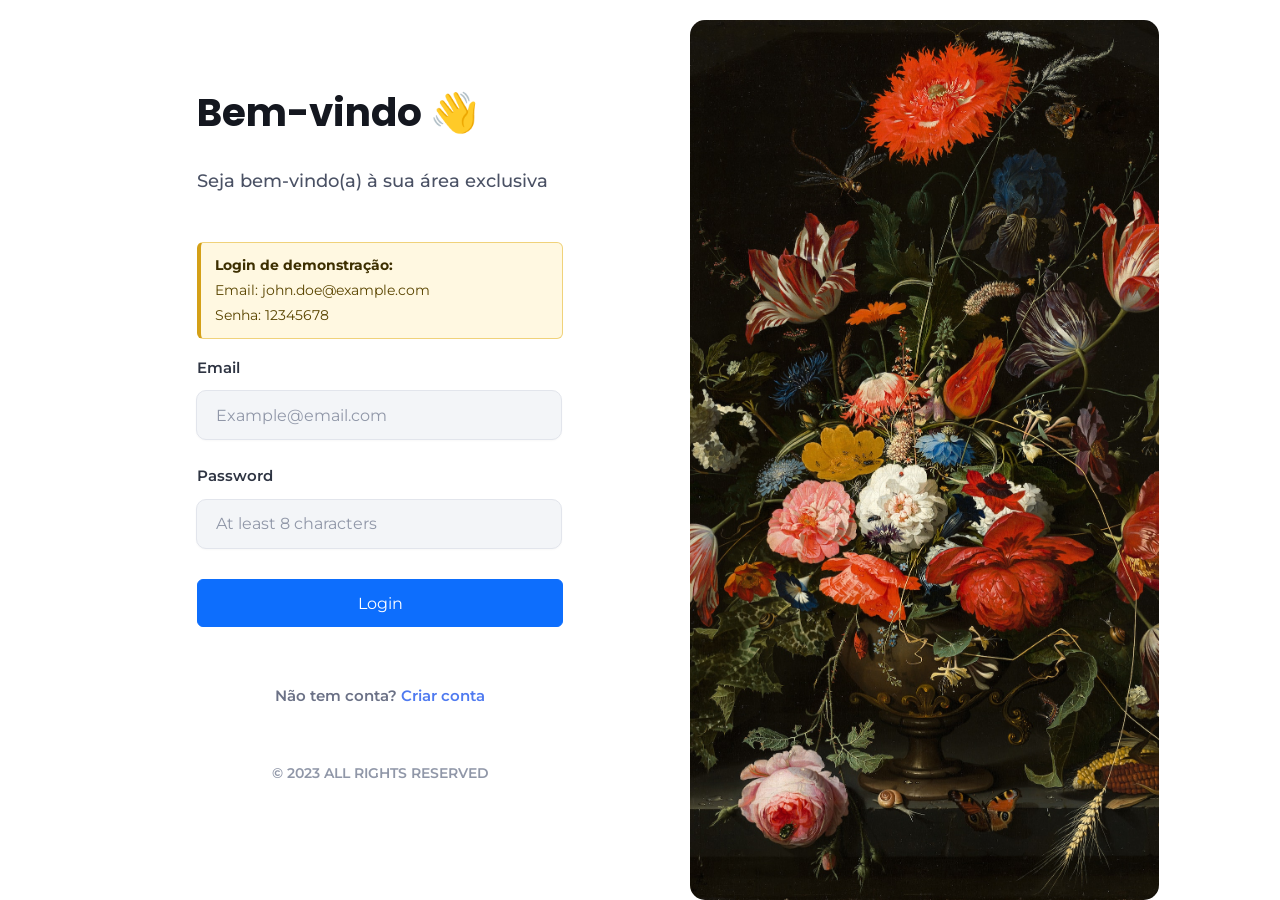
<file: index.html>
<!doctype html>
<html lang="pt-BR">
  <head>
    <meta charset="UTF-8" />
    <meta name="viewport" content="width=device-width, initial-scale=1.0" />
    <title>Login</title>

    <link rel="preconnect" href="https://fonts.googleapis.com" />
    <link rel="preconnect" href="https://fonts.gstatic.com" crossorigin />
    <link
      href="https://fonts.googleapis.com/css2?family=Montserrat:wght@400;500;600;700&family=Poppins:wght@500;600;700;800&display=swap"
      rel="stylesheet"
    />
    <link
      href="https://cdn.jsdelivr.net/npm/bootstrap@5.3.8/dist/css/bootstrap.min.css"
      rel="stylesheet"
      integrity="sha384-sRIl4kxILFvY47J16cr9ZwB07vP4J8+LH7qKQnuqkuIAvNWLzeN8tE5YBujZqJLB"
      crossorigin="anonymous"
    />
    <link rel="stylesheet" href="./styles/tela.css" />
  </head>
  <body>
    <main class="container">
      <section class="login-section">
        <div class="login-box">
          <h1>Bem-vindo <span aria-hidden="true">&#128075;</span></h1>
          <p class="subtitle">
            Seja bem-vindo(a) &agrave; sua &aacute;rea exclusiva
          </p>

          <div class="demo-info" role="note" aria-label="Login de demonstração">
            <strong>Login de demonstração:</strong>
            <span>Email: john.doe@example.com</span>
            <span>Senha: 12345678</span>
          </div>

          <form id="login-form" class="needs-validation" novalidate>
            <div class="input-group">
              <label for="email">Email</label>
              <input
                id="email"
                class="form-control"
                name="email"
                type="email"
                placeholder="Example@email.com"
                autocomplete="email"
              />
              <small class="field-error"></small>
            </div>

            <div class="input-group">
              <label for="password">Password</label>
              <input
                id="password"
                class="form-control"
                name="password"
                type="password"
                placeholder="At least 8 characters"
                autocomplete="current-password"
              />
              <small class="field-error"></small>
            </div>

            <button class="btn btn-primary" type="submit">Login</button>
            <p class="form-message" role="status" aria-live="polite"></p>
          </form>

          <p class="register">
            N&atilde;o tem conta? <a href="./tela_registro.html">Criar conta</a>
          </p>

          <p class="footer">&copy; 2023 ALL RIGHTS RESERVED</p>
        </div>
      </section>

      <section class="image-section">
        <img
          src="./assets/img/992dfb2830a38887b0559dfb619dc9eba940a887.jpg"
          alt="Arranjo de flores em fundo escuro"
        />
      </section>
    </main>
    <script
      src="https://cdn.jsdelivr.net/npm/bootstrap@5.3.8/dist/js/bootstrap.bundle.min.js"
      integrity="sha384-FKyoEForCGlyvwx9Hj09JcYn3nv7wiPVlz7YYwJrWVcXK/BmnVDxM+D2scQbITxI"
      crossorigin="anonymous"
    ></script>
    <script src="./scripts/saveUpdateDelete.js"></script>
    <script src="./scripts/common.js"></script>
    <script src="./scripts/formRegister.js"></script>
    <script src="./scripts/seed.js"></script>
  </body>
</html>
</file>
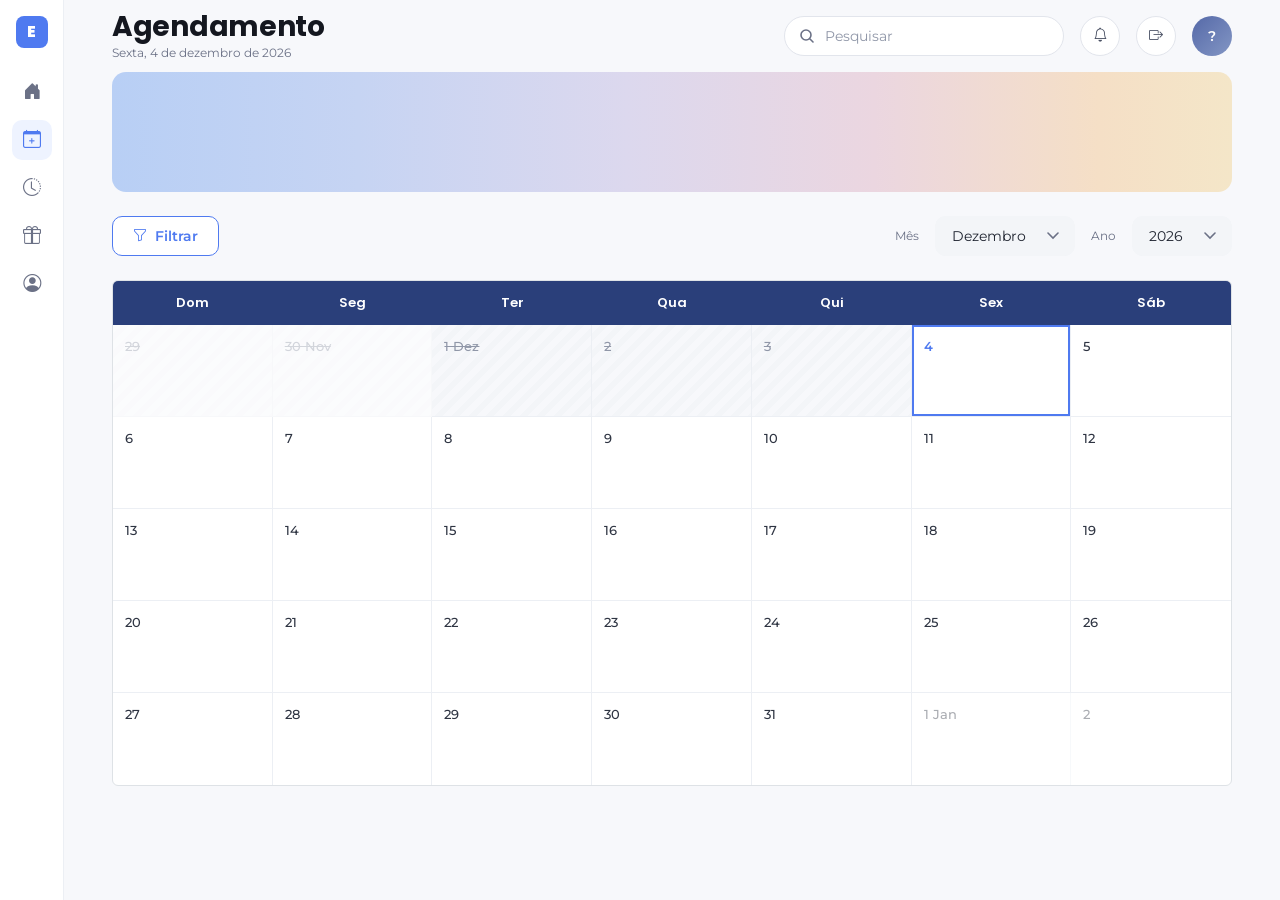
<file: agendamento.html>
<!doctype html>
<html lang="pt-BR">
  <head>
    <meta charset="UTF-8" />
    <meta name="viewport" content="width=device-width, initial-scale=1.0" />
    <link
      href="https://cdn.jsdelivr.net/npm/bootstrap@5.3.8/dist/css/bootstrap.min.css"
      rel="stylesheet"
      integrity="sha384-sRIl4kxILFvY47J16cr9ZwB07vP4J8+LH7qKQnuqkuIAvNWLzeN8tE5YBujZqJLB"
      crossorigin="anonymous"
    />
    <link
      rel="stylesheet"
      href="https://cdn.jsdelivr.net/npm/bootstrap-icons@1.11.3/font/bootstrap-icons.min.css"
    />
    <script
      src="https://cdn.jsdelivr.net/npm/bootstrap@5.3.8/dist/js/bootstrap.bundle.min.js"
      integrity="sha384-FKyoEForCGlyvwx9Hj09JcYn3nv7wiPVlz7YYwJrWVcXK/BmnVDxM+D2scQbITxI"
      crossorigin="anonymous"
    ></script>
    <link rel="stylesheet" href="./styles/tokens.css" />
    <link rel="stylesheet" href="./styles/styles.css" />

    <title>Agendamento</title>
  </head>

  <body>
    <div class="d-flex min-vh-100">
      <!-- Side nav rail -->
      <aside class="nav-rail d-flex flex-column align-items-center gap-2 py-3">
        <div class="nav-brand mb-3">E</div>
        <a class="nav-item" href="./home.html" title="Início" aria-label="Início">
          <i class="bi bi-house-door-fill"></i>
        </a>
        <a class="nav-item active" href="./agendamento.html" title="Agendar" aria-label="Agendar">
          <i class="bi bi-calendar-plus"></i>
        </a>
        <a class="nav-item" href="./consultas.html" title="Consultas" aria-label="Consultas">
          <i class="bi bi-clock-history"></i>
        </a>
        <a class="nav-item" href="./rewards.html" title="Recompensas" aria-label="Recompensas">
          <i class="bi bi-gift"></i>
        </a>
        <a class="nav-item" href="./perfil.html" title="Perfil" aria-label="Perfil">
          <i class="bi bi-person-circle"></i>
        </a>
      </aside>

      <main class="flex-fill d-flex flex-column min-w-0">
        <!-- Topbar -->
        <header class="topbar d-flex align-items-center gap-3 px-5">
          <div class="flex-grow-1">
            <h1 class="m-0">Agendamento</h1>
            <div class="text-muted-ink small" id="topbar-date"></div>
          </div>
          <input
            type="text"
            class="input input-search"
            placeholder="Pesquisar"
            aria-label="Pesquisar"
          />
          <button
            type="button"
            class="btn btn-icon rounded-pill"
            aria-label="Notificações"
          >
            <i class="bi bi-bell"></i>
          </button>
          <div class="avatar avatar-gradient">B</div>
        </header>

        <!-- Page body -->
        <div class="px-5 pb-5">
          <!-- Hero band (gradient strip) -->
          <section class="hero-band mb-4"></section>

          <!-- Filter / period row -->
          <div class="d-flex align-items-center justify-content-between mb-4">
            <div class="d-flex align-items-center gap-2">
              <button
                type="button"
                class="btn btn-secondary"
                id="btn-abrir-filtro"
                data-bs-toggle="modal"
                data-bs-target="#filterModal"
              >
                <i class="bi bi-funnel"></i> Filtrar
              </button>
              <span
                id="filtro-especialidade"
                class="badge text-bg-light border d-none align-items-center gap-2"
              >
                <span>Especialidade: <strong id="filtro-especialidade-nome"></strong></span>
                <a href="#" id="limpar-filtro-especialidade" aria-label="Limpar especialidade" class="text-decoration-none">
                  <i class="bi bi-x-lg"></i>
                </a>
              </span>
              <span
                id="filtro-periodo"
                class="badge text-bg-light border d-none align-items-center gap-2"
              >
                <span>Período: <strong id="filtro-periodo-nome"></strong></span>
                <a href="#" id="limpar-filtro-periodo" aria-label="Limpar período" class="text-decoration-none">
                  <i class="bi bi-x-lg"></i>
                </a>
              </span>
            </div>
            <div class="d-flex align-items-center gap-3">
              <label class="form-label m-0 small text-muted-ink" for="cal-month"
                >Mês</label
              >
              <div class="select-wrap cal-select-month">
                <select id="cal-month" class="select"></select>
              </div>
              <label class="form-label m-0 small text-muted-ink" for="cal-year"
                >Ano</label
              >
              <div class="select-wrap cal-select-year">
                <select id="cal-year" class="select"></select>
              </div>
            </div>
          </div>

          <!-- Calendar table -->
          <div
            class="cal-table border rounded overflow-hidden bg-white"
            id="cal-table"
          >
            <div class="cal-head">
              <div class="cal-head-cell">Dom</div>
              <div class="cal-head-cell">Seg</div>
              <div class="cal-head-cell">Ter</div>
              <div class="cal-head-cell">Qua</div>
              <div class="cal-head-cell">Qui</div>
              <div class="cal-head-cell">Sex</div>
              <div class="cal-head-cell">Sáb</div>
            </div>

            <div class="cal-body" id="cal-body"></div>
          </div>
        </div>
      </main>
    </div>

    <!-- Filter Modal -->
    <div
      class="modal fade"
      id="filterModal"
      tabindex="-1"
      aria-labelledby="filterModalTitle"
      aria-hidden="true"
    >
      <div class="modal-dialog modal-dialog-centered schedule-modal">
        <div class="modal-content schedule-card border-0 p-4 shadow-lg">
          <div class="d-flex align-items-center justify-content-between mb-2">
            <h2 id="filterModalTitle" class="schedule-title m-0">
              Filtrar agendamento
            </h2>
            <button
              type="button"
              class="btn btn-icon btn-ghost-icon"
              data-bs-dismiss="modal"
              aria-label="Fechar"
            >
              <i class="bi bi-x-lg"></i>
            </button>
          </div>
          <p class="text-muted-ink small mb-2">Especialidade</p>
          <div
            id="filter-especialidades-list"
            class="d-flex flex-column gap-2 mb-4"
            role="radiogroup"
            aria-label="Especialidades"
          ></div>

          <p class="text-muted-ink small mb-2">Período</p>
          <div
            id="filter-periodo-list"
            class="d-flex flex-column gap-2 mb-4"
            role="radiogroup"
            aria-label="Período"
          ></div>

          <div class="row g-3">
            <div class="col-6 d-grid">
              <button
                type="button"
                class="btn btn-secondary"
                id="btn-limpar-filtro"
              >
                Limpar
              </button>
            </div>
            <div class="col-6 d-grid">
              <button
                type="button"
                class="btn btn-primary"
                id="btn-aplicar-filtro"
              >
                Aplicar
              </button>
            </div>
          </div>
        </div>
      </div>
    </div>

    <!-- Schedule Modal -->
    <div
      class="modal fade"
      id="scheduleModal"
      tabindex="-1"
      aria-labelledby="scheduleModalTitle"
      aria-hidden="true"
    >
      <div class="modal-dialog modal-dialog-centered schedule-modal">
        <div class="modal-content schedule-card border-0 p-4 shadow-lg">
          <div class="d-flex align-items-center justify-content-between mb-2">
            <h2 id="scheduleModalTitle" class="schedule-title m-0">
              Agendar horário
            </h2>
            <button
              type="button"
              class="btn btn-icon btn-ghost-icon"
              data-bs-dismiss="modal"
              aria-label="Fechar"
            >
              <i class="bi bi-x-lg"></i>
            </button>
          </div>
          <p class="text-muted-ink small mb-4" id="scheduleModalSubtitle">Horários disponíveis</p>

          <div
            id="schedule-slots-list"
            class="d-flex flex-column gap-2 mb-4"
            role="radiogroup"
            aria-label="Horários disponíveis"
          ></div>

          <div class="row g-3">
            <div class="col-6 d-grid">
              <button
                type="button"
                class="btn btn-secondary"
                data-bs-dismiss="modal"
              >
                Fechar
              </button>
            </div>
            <div class="col-6 d-grid">
              <button type="button" class="btn btn-primary" id="btn-confirmar-agendamento">Agendar</button>
            </div>
          </div>
        </div>
      </div>
    </div>

    <script src="./scripts/saveUpdateDelete.js"></script>
    <script src="./scripts/common.js"></script>
    <script src="./scripts/agendamento.js"></script>
  </body>
</html>
</file>
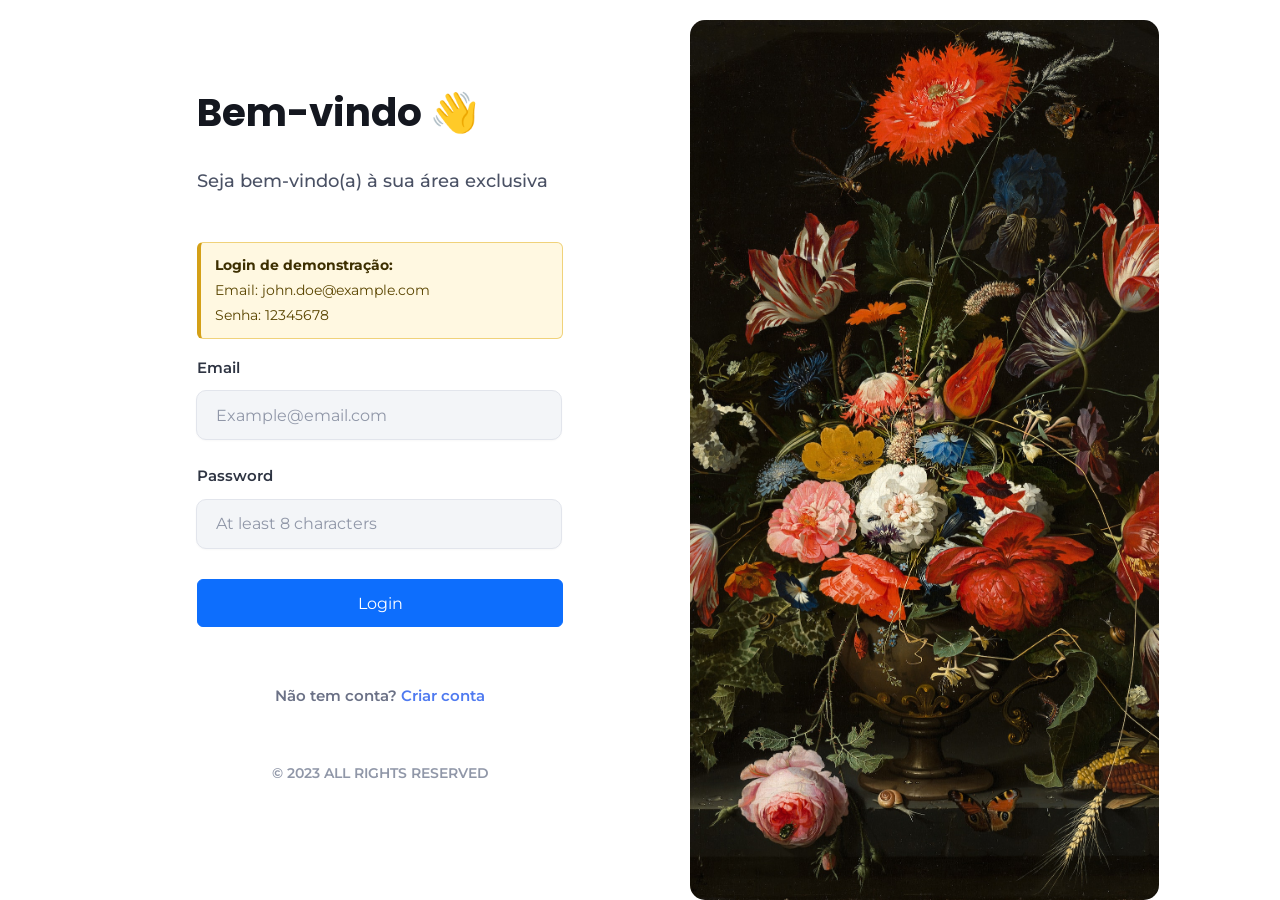
<file: consultas.html>
<!doctype html>
<html lang="pt-BR">
  <head>
    <meta charset="UTF-8" />
    <meta name="viewport" content="width=device-width, initial-scale=1.0" />
    <link
    href="https://cdn.jsdelivr.net/npm/bootstrap@5.3.8/dist/css/bootstrap.min.css"
    rel="stylesheet"
    integrity="sha384-sRIl4kxILFvY47J16cr9ZwB07vP4J8+LH7qKQnuqkuIAvNWLzeN8tE5YBujZqJLB"
    crossorigin="anonymous"
  />
  <link
    rel="stylesheet"
    href="https://cdn.jsdelivr.net/npm/bootstrap-icons@1.11.3/font/bootstrap-icons.min.css"
  />
  <script
    src="https://cdn.jsdelivr.net/npm/bootstrap@5.3.8/dist/js/bootstrap.bundle.min.js"
    integrity="sha384-FKyoEForCGlyvwx9Hj09JcYn3nv7wiPVlz7YYwJrWVcXK/BmnVDxM+D2scQbITxI"
    crossorigin="anonymous"
  ></script>
    <link rel="stylesheet" href="./styles/tokens.css" />
    <link rel="stylesheet" href="./styles/consultas.css" />
    <link rel="stylesheet" href="./styles/styles.css" />

  <title>Consultas</title>
  </head>

  <body>
    <div class="d-flex min-vh-100">
      <!-- Side nav rail -->
      <aside class="nav-rail d-flex flex-column align-items-center gap-2 py-3">
        <div class="nav-brand mb-3">E</div>
        <a class="nav-item" href="./home.html" title="Início" aria-label="Início">
          <i class="bi bi-house-door-fill"></i>
        </a>
        <a class="nav-item" href="./agendamento.html" title="Agendar" aria-label="Agendar">
          <i class="bi bi-calendar-plus"></i>
        </a>
        <a class="nav-item active" href="./consultas.html" title="Consultas" aria-label="Consultas">
          <i class="bi bi-clock-history"></i>
        </a>
        <a class="nav-item" href="./rewards.html" title="Recompensas" aria-label="Recompensas">
          <i class="bi bi-gift"></i>
        </a>
        <a class="nav-item" href="./perfil.html" title="Perfil" aria-label="Perfil">
          <i class="bi bi-person-circle"></i>
        </a>
      </aside>

      <main class="flex-fill d-flex flex-column min-w-0">
        <!-- Topbar -->
        <header class="topbar d-flex align-items-center gap-3 px-5">
          <div class="flex-grow-1">
            <h1 class="m-0">Consultas</h1>
            <div class="text-muted-ink small">Terça, 17 de julho de 2026</div>
          </div>
          <input
            type="search"
            class="input input-search"
            id="busca-consultas"
            placeholder="Buscar por médico, especialidade ou endereço"
            aria-label="Buscar consultas"
          />
          <button
            type="button"
            class="btn btn-icon rounded-pill"
            aria-label="Notificações"
          >
            <i class="bi bi-bell"></i>
          </button>
          <div class="avatar avatar-gradient">B</div>
        </header>

        <!-- Page body -->
        <div class="px-5 pb-5">
          <!-- Hero band (gradient strip) -->
          <section class="hero-band mb-4"></section>

          <!-- Filter / period row -->
          <div class="d-flex align-items-center justify-content-between mb-4 gap-3 flex-wrap">
            <div class="d-flex align-items-center gap-2 flex-wrap">
              <button
                type="button"
                class="btn btn-secondary"
                id="btn-abrir-filtro-consultas"
                data-bs-toggle="modal"
                data-bs-target="#filterConsultasModal"
              >
                <i class="bi bi-funnel"></i> Filtrar
              </button>
              <div id="chips-filtros-consultas" class="d-flex align-items-center gap-2 flex-wrap"></div>
            </div>
            <div class="d-flex align-items-center gap-3">
              <label class="form-label m-0 small text-muted-ink" for="cal-month"
                >Mês</label
              >
              <div class="select-wrap cal-select-month">
                <select id="cal-month" class="select">
                  <option>Julho</option>
                  <option>Agosto</option>
                  <option>Setembro</option>
                  <option>Outubro</option>
                </select>
              </div>
              <label class="form-label m-0 small text-muted-ink" for="cal-year"
                >Ano</label
              >
              <div class="select-wrap cal-select-year">
                <select id="cal-year" class="select">
                  <option>2026</option>
                  <option>2027</option>
                </select>
              </div>
            </div>
          </div>

      <!-- Tabela de Agendados -->
      <table class="container-table-agendados">
        <thead class="cabecalho">
          
            <th>Especialidade</th>
            <th>Médico</th>
            <th>Horário agendado</th>
            <th>Status</th>
            <th>Endereço</th>
            <th class="col-acoes"></th>
          
        </thead>
        <tbody id="consultas-tbody"> 
          
        </tbody>

      </table>
      <nav aria-label="Paginação de consultas" class="mt-3">
        <ul id="consultas-pagination" class="pagination justify-content-end m-0"></ul>
      </nav>
    </div>
    </main>

    <!-- Filter Modal -->
    <div
      class="modal fade"
      id="filterConsultasModal"
      tabindex="-1"
      aria-labelledby="filterConsultasModalTitle"
      aria-hidden="true"
    >
      <div class="modal-dialog modal-dialog-centered schedule-modal">
        <div class="modal-content schedule-card border-0 p-4 shadow-lg">
          <div class="d-flex align-items-center justify-content-between mb-2">
            <h2 id="filterConsultasModalTitle" class="schedule-title m-0">
              Filtrar consultas
            </h2>
            <button
              type="button"
              class="btn btn-icon btn-ghost-icon"
              data-bs-dismiss="modal"
              aria-label="Fechar"
            >
              <i class="bi bi-x-lg"></i>
            </button>
          </div>

          <p class="text-muted-ink small mb-2 mt-3">Status</p>
          <div id="filtro-cons-status" class="d-flex flex-wrap gap-2 mb-3"></div>

          <p class="text-muted-ink small mb-2">Período</p>
          <div id="filtro-cons-periodo" class="d-flex flex-wrap gap-2 mb-3"></div>

          <p class="text-muted-ink small mb-2">Especialidade</p>
          <div class="select-wrap mb-3">
            <select id="filtro-cons-especialidade" class="select">
              <option value="">Todas</option>
            </select>
          </div>

          <div class="row g-3 mt-2">
            <div class="col-6 d-grid">
              <button type="button" class="btn btn-secondary" id="btn-limpar-filtros-consultas">
                Limpar
              </button>
            </div>
            <div class="col-6 d-grid">
              <button type="button" class="btn btn-primary" id="btn-aplicar-filtros-consultas">
                Aplicar
              </button>
            </div>
          </div>
        </div>
      </div>
    </div>

    <script src="./scripts/saveUpdateDelete.js"></script>
    <script src="./scripts/common.js"></script>
    <script src="./scripts/consultas.js"></script>
  </body>
</html>
</file>
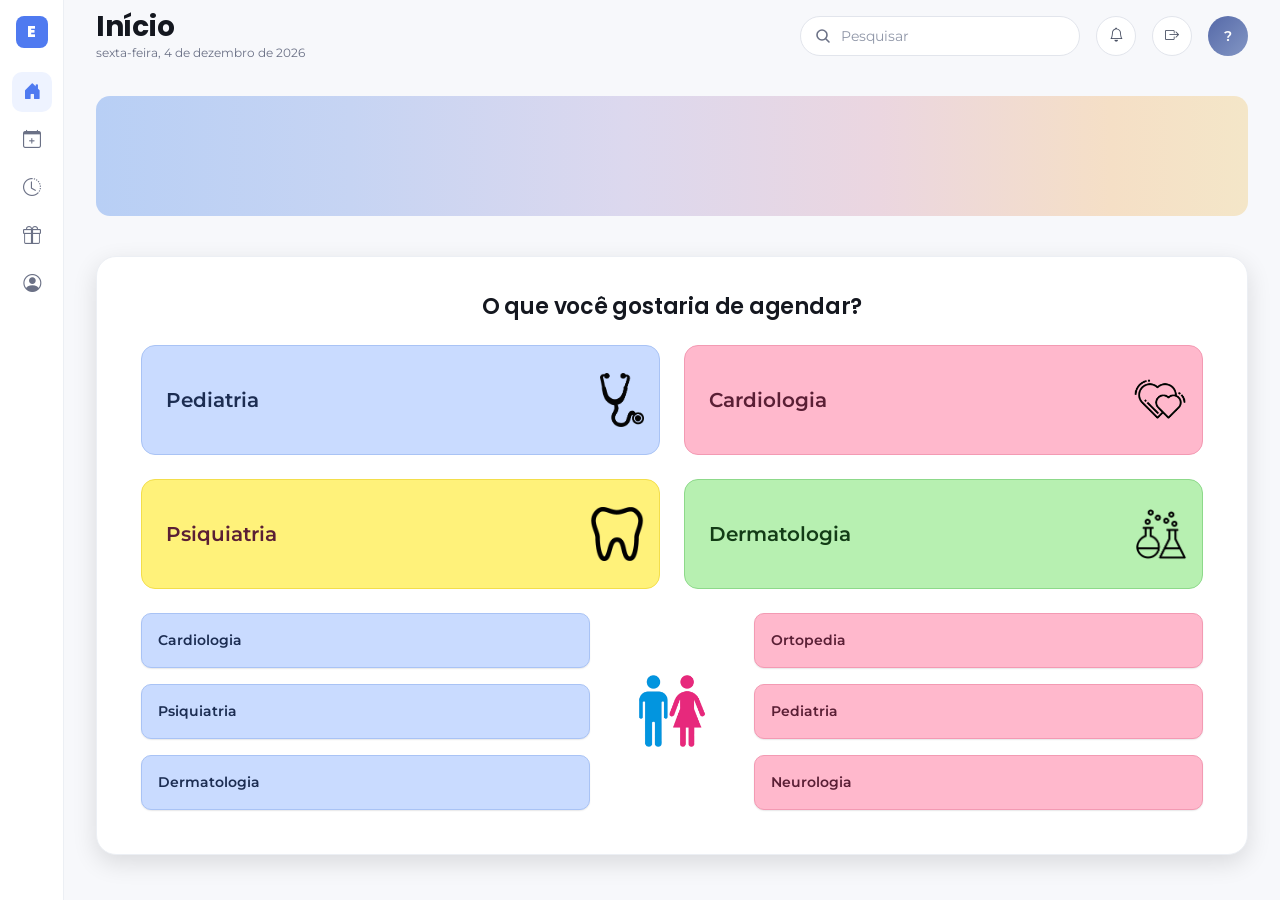
<file: home.html>
<!doctype html>
<html lang="pt-BR">
  <head>
    <meta charset="UTF-8" />
    <meta name="viewport" content="width=device-width, initial-scale=1.0" />
    <link
      href="https://cdn.jsdelivr.net/npm/bootstrap@5.3.8/dist/css/bootstrap.min.css"
      rel="stylesheet"
      integrity="sha384-sRIl4kxILFvY47J16cr9ZwB07vP4J8+LH7qKQnuqkuIAvNWLzeN8tE5YBujZqJLB"
      crossorigin="anonymous"
    />
    <link
      rel="stylesheet"
      href="https://cdn.jsdelivr.net/npm/bootstrap-icons@1.11.3/font/bootstrap-icons.min.css"
    />
    <script
      src="https://cdn.jsdelivr.net/npm/bootstrap@5.3.8/dist/js/bootstrap.bundle.min.js"
      integrity="sha384-FKyoEForCGlyvwx9Hj09JcYn3nv7wiPVlz7YYwJrWVcXK/BmnVDxM+D2scQbITxI"
      crossorigin="anonymous"
    ></script>
    <link rel="stylesheet" href="./styles/home.css" />
    <link rel="stylesheet" href="./styles/tokens.css" />
    <script src="./scripts/saveUpdateDelete.js" defer></script>
    <script src="./scripts/common.js" defer></script>
    <script src="./scripts/home.js" defer></script>

    <title>Início</title>
  </head>

  <body>
    <div class="d-flex min-vh-100">
      <aside class="nav-rail d-flex flex-column align-items-center gap-2 py-3">
        <div class="nav-brand mb-3">E</div>
        <a class="nav-item active" href="./home.html" title="Início" aria-label="Início">
          <i class="bi bi-house-door-fill"></i>
        </a>
        <a class="nav-item" href="./agendamento.html" title="Agendar" aria-label="Agendar">
          <i class="bi bi-calendar-plus"></i>
        </a>
        <a class="nav-item" href="./consultas.html" title="Consultas" aria-label="Consultas">
          <i class="bi bi-clock-history"></i>
        </a>
        <a class="nav-item" href="./rewards.html" title="Recompensas" aria-label="Recompensas">
          <i class="bi bi-gift"></i>
        </a>
        <a class="nav-item" href="./perfil.html" title="Perfil" aria-label="Perfil">
          <i class="bi bi-person-circle"></i>
        </a>
      </aside>

      <main class="flex-fill d-flex flex-column min-w-0">
        <header class="topbar d-flex align-items-center gap-3 px-5">
          <div class="flex-grow-1">
            <h1 class="m-0">Início</h1>
            <div class="text-muted-ink small">
              Terça-feira, 17 de julho de 2026
            </div>
          </div>
          <input
            type="text"
            class="input input-search"
            placeholder="Pesquisar"
            aria-label="Pesquisar"
          />
          <button
            type="button"
            class="btn btn-icon rounded-pill"
            aria-label="Notificações"
          >
            <i class="bi bi-bell"></i>
          </button>
          <div class="avatar avatar-gradient">B</div>
        </header>

        <section class="hero-band hero-band-page mt-4 mb-3"></section>

        <main id="content-fundo">
          <h2 class="contenth2 text-center fw-semibold mt-3 mb-4">O que você gostaria de agendar?</h2>
          <div class="opcoes row row-cols-1 row-cols-sm-2 g-4 px-4">
            <div class="col">
              <button id="card-consulta" class="card-rapido w-100" data-especialidade="Pediatria">
                <span class="cardtext">Pediatria</span>
                <img
                  src="./assets/img/png-transparent-stethoscope-stethoscope-illustration-planner-icon-dr-logo-dr-appointment-icon.png"
                  alt="Pediatria"
                  class="card-icon"
                />
              </button>
            </div>
            <div class="col">
              <button id="card-cirurgia" class="card-rapido w-100" data-especialidade="Cardiologia">
                <span class="cardtext">Cardiologia</span>
                <img
                  src="./assets/img/heart-icon-md (1).png"
                  alt="Cardiologia"
                  class="card-icon-heart"
                />
              </button>
            </div>
            <div class="col">
              <button id="card-odontologia" class="card-rapido w-100" data-especialidade="Psiquiatria">
                <span class="cardtext">Psiquiatria</span>
                <img
                  src="./assets/img/103386 (1).png"
                  alt="Psiquiatria"
                  class="card-icon"
                />
              </button>
            </div>
            <div class="col">
              <button id="card-exames" class="card-rapido w-100" data-especialidade="Dermatologia">
                <span class="cardtext">Dermatologia</span>
                <img
                  src="./assets/img/261-2614450_airport-clip-art-black-and-white-download-chemical-reactions-clipart-black-and (1).png"
                  alt="Dermatologia"
                  class="card-icon-potion"
                />
              </button>
            </div>
          </div>

          <section class="especialidades p-4">
            <div class="lado masculino d-flex flex-column gap-3" id="especialidades-lado-1"></div>
            <img
              src="./assets/img/simbolos-de-genero-iconografia-masculina-e-feminina-para-diversas-aplicacoes_1281599-55652 (1).png"
              alt="Símbolo de gênero"
              class="simbolo-genero"
            />
            <div class="lado feminino d-flex flex-column gap-3" id="especialidades-lado-2"></div>
          </section>
        </main>
      </main>
    </div>
  </body>
</html>
</file>
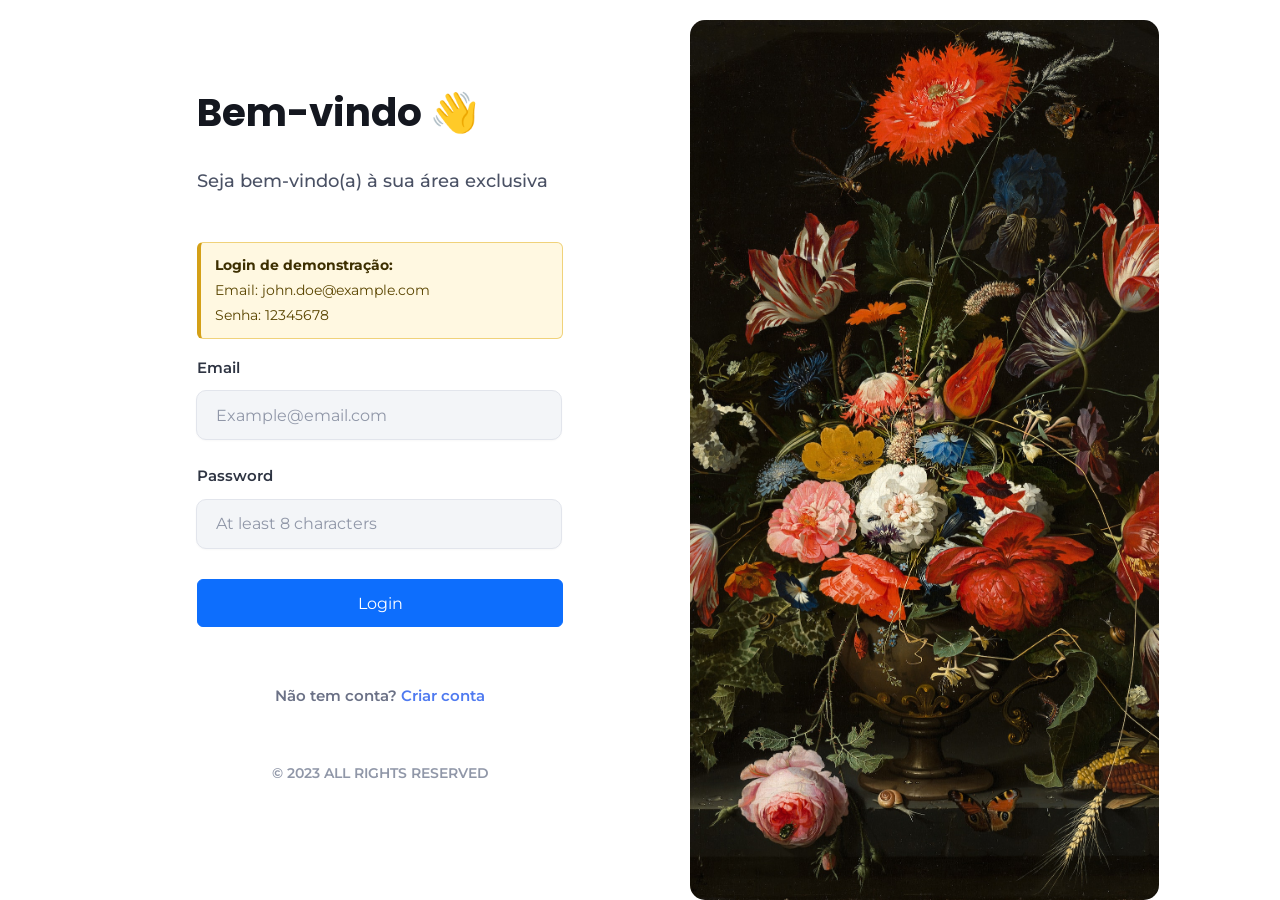
<file: perfil.html>
<!doctype html>
<html lang="pt-BR">
  <head>
    <meta charset="UTF-8" />
    <meta name="viewport" content="width=device-width, initial-scale=1.0" />
    <title>Tela Perfil</title>
    <title>Perfil</title>

    <!-- Bootstrap -->
    <link
      href="https://cdn.jsdelivr.net/npm/bootstrap@5.3.8/dist/css/bootstrap.min.css"
      rel="stylesheet"
    />

    <!-- Bootstrap Icons -->
    <link
      rel="stylesheet"
      href="https://cdn.jsdelivr.net/npm/bootstrap-icons@1.11.3/font/bootstrap-icons.min.css"
    />

    <!-- TOKENS -->
    <link rel="stylesheet" href="./styles/tokens.css" />

    <!-- GLOBAL -->
    <link rel="stylesheet" href="./styles/styles.css" />

    <!-- PERFIL -->
    <link rel="stylesheet" href="./styles/perfil.css" />
  </head>

  <body>
    <div class="d-flex min-vh-100">
      <!-- SIDEBAR -->
      <aside class="nav-rail d-flex flex-column align-items-center gap-2 py-3">
        <div class="nav-brand mb-3">E</div>

        <a class="nav-item" href="./home.html" title="Início" aria-label="Início">
          <i class="bi bi-house-door-fill"></i>
        </a>

        <a
          class="nav-item"
          href="./agendamento.html"
          title="Agendar"
          aria-label="Agendar"
        >
          <i class="bi bi-calendar-plus"></i>
        </a>

        <a
          class="nav-item"
          href="./consultas.html"
          title="Consultas"
          aria-label="Consultas"
        >
          <i class="bi bi-clock-history"></i>
        </a>

        <a
          class="nav-item"
          href="./rewards.html"
          title="Recompensas"
          aria-label="Recompensas"
        >
          <i class="bi bi-gift"></i>
        </a>

        <a
          class="nav-item active"
          href="./perfil.html"
          title="Perfil"
          aria-label="Perfil"
        >
          <i class="bi bi-person-circle"></i>
        </a>
      </aside>

      <!-- MAIN -->
      <main class="flex-fill d-flex flex-column min-w-0">
        <!-- TOPBAR -->
        <header class="topbar d-flex align-items-center gap-3 px-5">
          <div class="flex-grow-1">
            <h1 class="m-0">Perfil</h1>

            <div class="text-muted-ink small">Terça, 17 de julho de 2026</div>
          </div>

          <input
            type="text"
            class="input input-search"
            placeholder="Pesquisar"
          />

          <button type="button" class="btn btn-icon rounded-pill">
            <i class="bi bi-bell"></i>
          </button>

          <div class="avatar avatar-gradient">A</div>
        </header>

        <!-- PAGE -->
        <div class="px-5 pb-5">
          <!-- CARD -->
          <section class="profile-card rounded-4 shadow overflow-hidden border">
            <!-- HEADER -->
            <div class="profile-header d-flex align-items-center justify-content-between p-4 p-md-5">
              <div class="profile-user d-flex align-items-center gap-4">
                <div class="profile-avatar d-flex align-items-center justify-content-center fw-bold" id="profileAvatar">A</div>

                <div>
                  <h2 id="profileName" class="m-0 fw-semibold">Alexa Rawles</h2>

                  <p id="profileEmail" class="mt-1 mb-0">alexarawles@gmail.com</p>
                </div>
              </div>

              <button
                type="button"
                class="btn btn-primary profile-btn d-inline-flex align-items-center gap-2"
                id="btnAtualizar"
              >
                <i class="bi bi-pencil"></i>
                Atualizar
              </button>
            </div>

            <!-- BODY -->
            <div class="profile-body p-4 p-md-5">
              <div class="profile-grid">
                <div class="form-group">
                  <label for="firstName">Nome</label>
                  <input id="firstName" type="text" class="input" />
                </div>

                <div class="form-group">
                  <label for="lastName">Sobrenome</label>
                  <input id="lastName" type="text" class="input" />
                </div>

                <div class="form-group">
                  <label for="cpf">CPF</label>
                  <input id="cpf" type="text" class="input" />
                </div>

                <div class="form-group">
                  <label for="rg">RG</label>
                  <input id="rg" type="text" class="input" />
                </div>

                <div class="form-group">
                  <label for="dob">Data de Nascimento</label>
                  <input id="dob" type="text" class="input" />
                </div>

                <div class="form-group">
                  <label for="email">E-mail</label>
                  <input id="email" type="email" class="input" />
                </div>

                <div class="form-group">
                  <label for="address">Endereço</label>
                  <input id="address" type="text" class="input" />
                </div>

                <div class="form-group">
                  <label for="city">Cidade</label>
                  <input id="city" type="text" class="input" />
                </div>

                <div class="form-group">
                  <label for="state">Estado</label>
                  <input id="state" type="text" class="input" />
                </div>

                <div class="form-group">
                  <label for="zip">CEP</label>
                  <input id="zip" type="text" class="input" />
                </div>
              </div>
            </div>
          </section>
        </div>
      </main>
    </div>

    <!-- TOAST -->
    <div
      class="toast-container position-fixed top-0 end-0 p-3"
      style="z-index: 1080"
    >
      <div
        id="perfilToast"
        class="toast align-items-center text-white bg-success border-0"
        role="alert"
        aria-live="assertive"
        aria-atomic="true"
      >
        <div class="d-flex">
          <div class="toast-body" id="perfilToastBody">
            Perfil atualizado com sucesso!
          </div>
          <button
            type="button"
            class="btn-close btn-close-white me-2 m-auto"
            data-bs-dismiss="toast"
            aria-label="Fechar"
          ></button>
        </div>
      </div>
    </div>

    <script src="https://cdn.jsdelivr.net/npm/bootstrap@5.3.8/dist/js/bootstrap.bundle.min.js"></script>
    <script src="./scripts/saveUpdateDelete.js"></script>
    <script src="./scripts/common.js"></script>
    <script src="./scripts/formRegister.js"></script>
    <script src="./scripts/perfil.js"></script>
  </body>
</html>
</file>
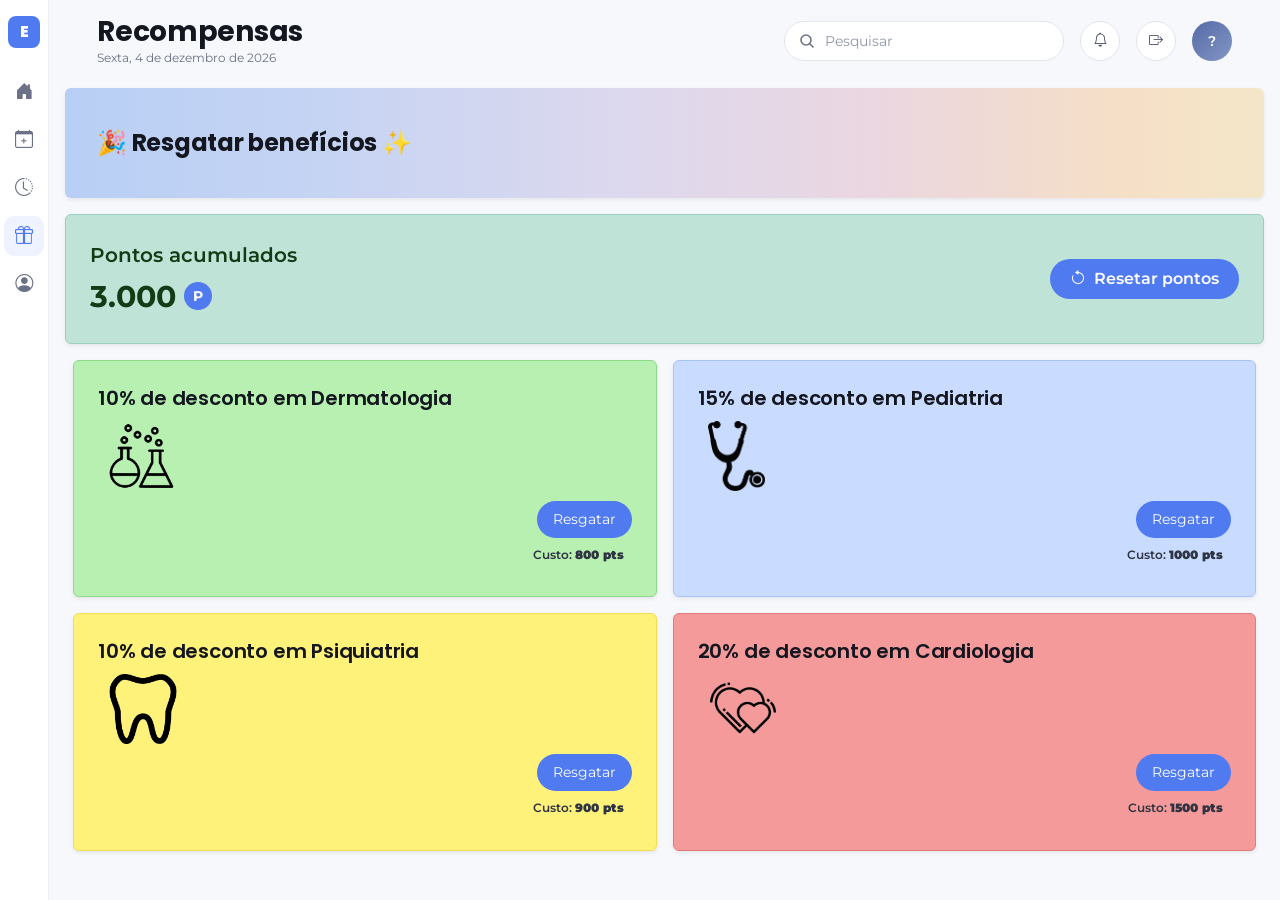
<file: rewards.html>
<!doctype html>
<html lang="pt-BR">
  <head>
    <meta charset="UTF-8" />
    <meta name="viewport" content="width=device-width, initial-scale=1.0" />
    <link
      href="https://cdn.jsdelivr.net/npm/bootstrap@5.3.8/dist/css/bootstrap.min.css"
      rel="stylesheet"
      integrity="sha384-sRIl4kxILFvY47J16cr9ZwB07vP4J8+LH7qKQnuqkuIAvNWLzeN8tE5YBujZqJLB"
      crossorigin="anonymous"
    />
    <link
      rel="stylesheet"
      href="https://cdn.jsdelivr.net/npm/bootstrap-icons@1.11.3/font/bootstrap-icons.min.css"
    />
    <script
      src="https://cdn.jsdelivr.net/npm/bootstrap@5.3.8/dist/js/bootstrap.bundle.min.js"
      integrity="sha384-FKyoEForCGlyvwx9Hj09JcYn3nv7wiPVlz7YYwJrWVcXK/BmnVDxM+D2scQbITxI"
      crossorigin="anonymous"
    ></script>
    <link rel="stylesheet" href="./styles/tokens.css" />
    <link rel="stylesheet" href="./styles/rewards.css" />
    <script src="./scripts/saveUpdateDelete.js" defer></script>
    <script src="./scripts/common.js" defer></script>
    <script src="./scripts/rewards.js" defer></script>

    <title>Recompensas</title>
  </head>

  <body>
    <div class="d-flex min-vh-100">
      <aside class="nav-rail d-flex flex-column align-items-center gap-2 py-3">
        <div class="nav-brand mb-3">E</div>
        <a class="nav-item" href="./home.html" title="Início" aria-label="Início">
          <i class="bi bi-house-door-fill"></i>
        </a>
        <a
          class="nav-item"
          href="./agendamento.html"
          title="Agendar"
          aria-label="Agendar"
        >
          <i class="bi bi-calendar-plus"></i>
        </a>
        <a
          class="nav-item"
          href="./consultas.html"
          title="Consultas"
          aria-label="Consultas"
        >
          <i class="bi bi-clock-history"></i>
        </a>
        <a
          class="nav-item active"
          href="./rewards.html"
          title="Recompensas"
          aria-label="Recompensas"
        >
          <i class="bi bi-gift"></i>
        </a>
        <a
          class="nav-item"
          href="./perfil.html"
          title="Perfil"
          aria-label="Perfil"
        >
          <i class="bi bi-person-circle"></i>
        </a>
      </aside>

      <main class="flex-fill d-flex flex-column min-w-0">
        <header class="topbar d-flex align-items-center gap-3 px-5">
          <div class="flex-grow-1">
            <h1 class="m-0">Recompensas</h1>
            <div class="text-muted-ink small"></div>
          </div>
          <input
            type="text"
            class="input input-search"
            placeholder="Pesquisar"
            aria-label="Pesquisar"
          />
          <button
            type="button"
            class="btn btn-icon rounded-pill"
            aria-label="Notificações"
          >
            <i class="bi bi-bell"></i>
          </button>
          <div class="avatar avatar-gradient">B</div>
        </header>

        <div class="benefits-bar d-flex align-items-center mx-3 my-3 px-3 rounded shadow-sm">
          <h2 class="m-0 ms-3 fw-bold fs-4">🎉 Resgatar benefícios ✨</h2>
        </div>

        <main id="content-fundo" class="d-flex flex-column">
          <section class="points-bar d-flex justify-content-between align-items-center mx-3 mb-3 px-4 py-3 rounded shadow-sm">
            <div class="points-left d-flex flex-column gap-1">
              <span class="points-title fw-semibold fs-5">Pontos acumulados</span>
              <div class="points-value-row d-flex align-items-center gap-2">
                <span class="points-value fw-bold">3.000</span>
                <span class="points-icon d-inline-flex align-items-center justify-content-center fw-bold">P</span>
              </div>
            </div>
            <div class="points-right">
              <button
                id="reset-points"
                class="btn btn-secondary rounded-pill"
                type="button"
              >
                <i class="bi bi-arrow-counterclockwise"></i> Resetar pontos
              </button>
            </div>
          </section>

          <section id="cupons-ativos-wrap" class="cupons-ativos d-none mx-3 mb-3 p-3 rounded shadow-sm">
            <div class="d-flex align-items-center justify-content-between mb-2">
              <h3 class="cupons-title m-0 d-flex align-items-center gap-2 fw-semibold">
                <i class="bi bi-ticket-perforated"></i> Meus cupons
              </h3>
              <span id="cupons-count" class="badge text-bg-light border"></span>
            </div>
            <div id="cupons-lista" class="cupons-lista"></div>
          </section>

          <div class="row row-cols-1 row-cols-md-2 g-3 mx-3 mb-4">
            <div class="col">
              <div class="reward-card green d-flex flex-column align-items-start p-4 rounded shadow-sm h-100" data-especialidade="Dermatologia" data-desconto="10" data-cost="800">
                <h3 class="fs-5 fw-semibold">10% de desconto em Dermatologia</h3>
                <img
                  src="./assets/img/261-2614450_airport-clip-art-black-and-white-download-chemical-reactions-clipart-black-and (1).png"
                  alt="Dermatologia"
                  class="card-icon-potion"
                />
                <button class="redeem-btn align-self-end mt-auto">Resgatar</button>
                <p class="cost align-self-end m-2 small">Custo: <b>800 pts</b></p>
              </div>
            </div>

            <div class="col">
              <div class="reward-card blue d-flex flex-column align-items-start p-4 rounded shadow-sm h-100" data-especialidade="Pediatria" data-desconto="15" data-cost="1000">
                <h3 class="fs-5 fw-semibold">15% de desconto em Pediatria</h3>
                <img
                  src="./assets/img/png-transparent-stethoscope-stethoscope-illustration-planner-icon-dr-logo-dr-appointment-icon.png"
                  alt="Pediatria"
                  class="card-icon"
                />
                <button class="redeem-btn align-self-end mt-auto">Resgatar</button>
                <p class="cost align-self-end m-2 small">Custo: <b>1000 pts</b></p>
              </div>
            </div>

            <div class="col">
              <div class="reward-card yellow d-flex flex-column align-items-start p-4 rounded shadow-sm h-100" data-especialidade="Psiquiatria" data-desconto="10" data-cost="900">
                <h3 class="fs-5 fw-semibold">10% de desconto em Psiquiatria</h3>
                <img
                  src="./assets/img/103386 (1).png"
                  alt="Psiquiatria"
                  class="card-icon"
                />
                <button class="redeem-btn align-self-end mt-auto">Resgatar</button>
                <p class="cost align-self-end m-2 small">Custo: <b>900 pts</b></p>
              </div>
            </div>

            <div class="col">
              <div class="reward-card red d-flex flex-column align-items-start p-4 rounded shadow-sm h-100" data-especialidade="Cardiologia" data-desconto="20" data-cost="1500">
                <h3 class="fs-5 fw-semibold">20% de desconto em Cardiologia</h3>
                <img
                  src="./assets/img/heart-icon-md (1).png"
                  alt="Cardiologia"
                  class="card-icon-heart"
                />
                <button class="redeem-btn align-self-end mt-auto">Resgatar</button>
                <p class="cost align-self-end m-2 small">Custo: <b>1500 pts</b></p>
              </div>
            </div>
          </div>
        </main>
      </main>
    </div>
  </body>
</html>
</file>
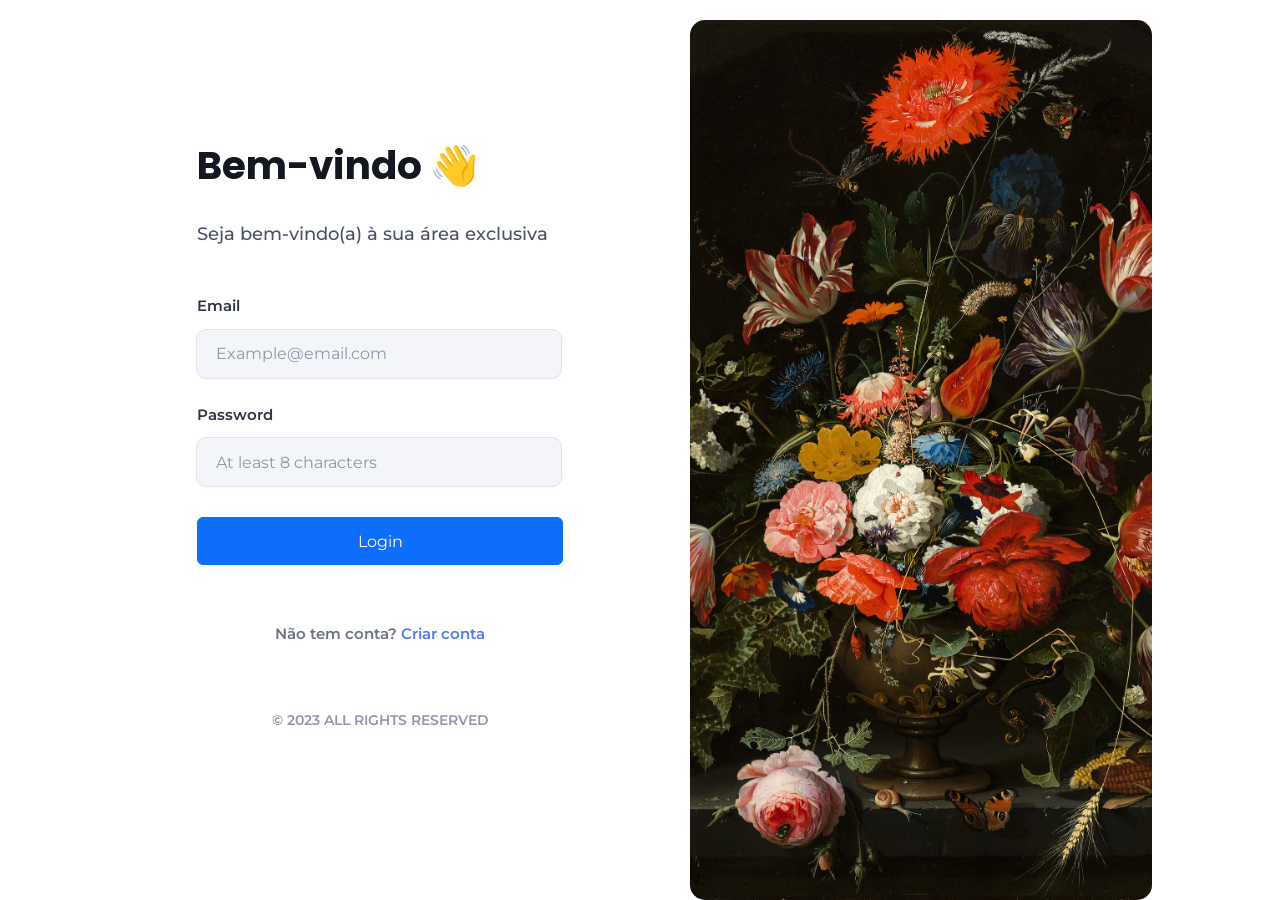
<file: tela_login.html>
<!doctype html>
<html lang="pt-BR">
  <head>
    <meta charset="UTF-8" />
    <meta name="viewport" content="width=device-width, initial-scale=1.0" />
    <title>Login</title>

    <link rel="preconnect" href="https://fonts.googleapis.com" />
    <link rel="preconnect" href="https://fonts.gstatic.com" crossorigin />
    <link
      href="https://fonts.googleapis.com/css2?family=Montserrat:wght@400;500;600;700&family=Poppins:wght@500;600;700;800&display=swap"
      rel="stylesheet"
    />
    <link
      href="https://cdn.jsdelivr.net/npm/bootstrap@5.3.8/dist/css/bootstrap.min.css"
      rel="stylesheet"
      integrity="sha384-sRIl4kxILFvY47J16cr9ZwB07vP4J8+LH7qKQnuqkuIAvNWLzeN8tE5YBujZqJLB"
      crossorigin="anonymous"
    />
    <link rel="stylesheet" href="css/tela.css" />
  </head>
  <body>
    <main class="container">
      <section class="login-section">
        <div class="login-box">
          <h1>Bem-vindo <span aria-hidden="true">&#128075;</span></h1>
          <p class="subtitle">
            Seja bem-vindo(a) &agrave; sua &aacute;rea exclusiva
          </p>

          <form id="login-form" class="needs-validation" novalidate>
            <div class="input-group">
              <label for="email">Email</label>
              <input
                id="email"
                class="form-control"
                name="email"
                type="email"
                placeholder="Example@email.com"
                autocomplete="email"
              />
              <small class="field-error"></small>
            </div>

            <div class="input-group">
              <label for="password">Password</label>
              <input
                id="password"
                class="form-control"
                name="password"
                type="password"
                placeholder="At least 8 characters"
                autocomplete="current-password"
              />
              <small class="field-error"></small>
            </div>

            <button class="btn btn-primary" type="submit">Login</button>
            <p class="form-message" role="status" aria-live="polite"></p>
          </form>

          <p class="register">
            N&atilde;o tem conta? <a href="tela_registro.html">Criar conta</a>
          </p>

          <p class="footer">&copy; 2023 ALL RIGHTS RESERVED</p>
        </div>
      </section>

      <section class="image-section">
        <img
          src="assets/img/992dfb2830a38887b0559dfb619dc9eba940a887.jpg"
          alt="Arranjo de flores em fundo escuro"
        />
      </section>
    </main>
    <script
      src="https://cdn.jsdelivr.net/npm/bootstrap@5.3.8/dist/js/bootstrap.bundle.min.js"
      integrity="sha384-FKyoEForCGlyvwx9Hj09JcYn3nv7wiPVlz7YYwJrWVcXK/BmnVDxM+D2scQbITxI"
      crossorigin="anonymous"
    ></script>
    <script src="/scripts/script.js"></script>
  </body>
</html>
</file>
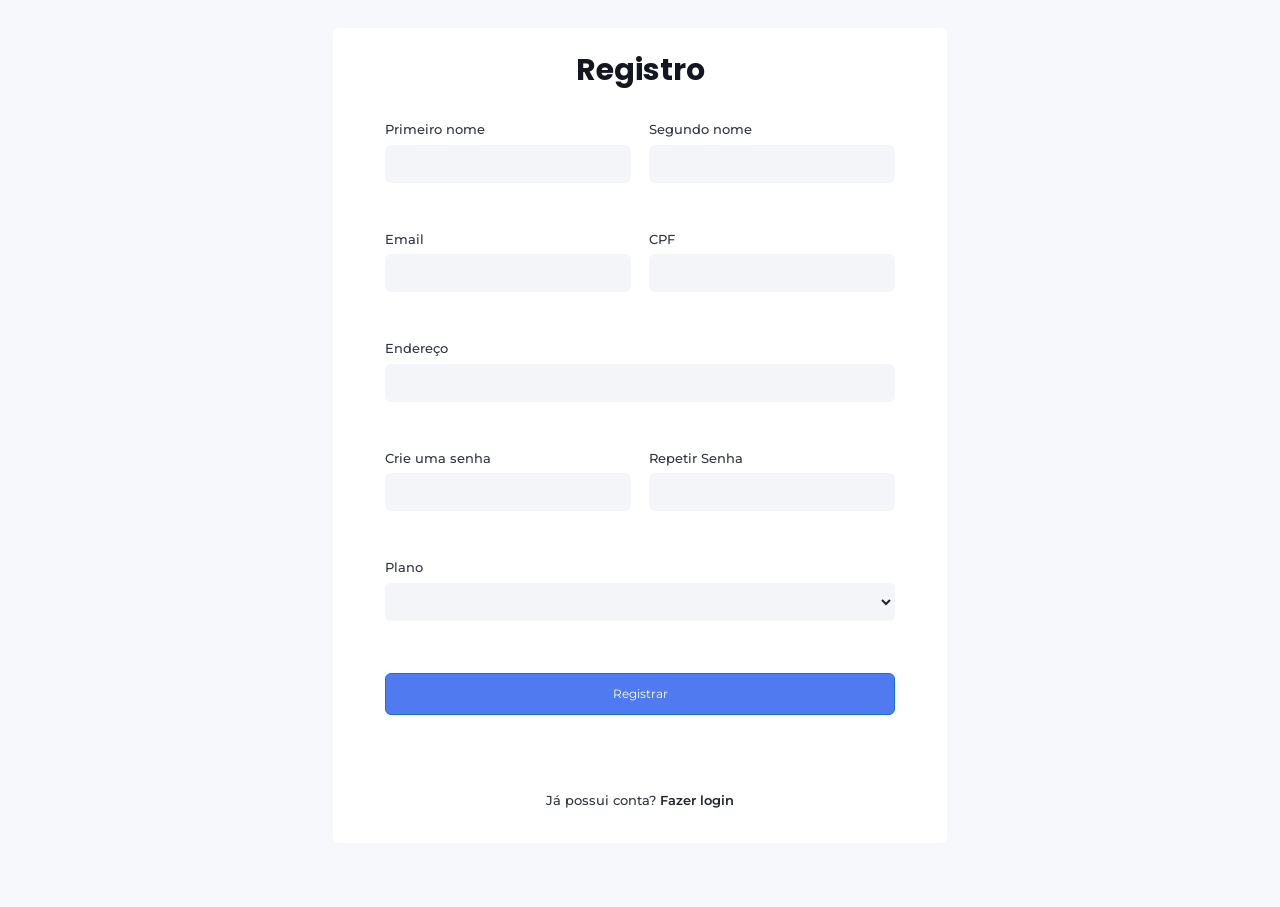
<file: tela_registro.html>
<!doctype html>
<html lang="pt-BR">
  <head>
    <meta charset="UTF-8" />
    <meta name="viewport" content="width=device-width, initial-scale=1.0" />
    <title>Registro</title>

    <link rel="preconnect" href="https://fonts.googleapis.com" />
    <link rel="preconnect" href="https://fonts.gstatic.com" crossorigin />
    <link
      href="https://fonts.googleapis.com/css2?family=Montserrat:wght@400;500;600;700&family=Poppins:wght@500;600;700;800&display=swap"
      rel="stylesheet"
    />
    <link
      href="https://cdn.jsdelivr.net/npm/bootstrap@5.3.8/dist/css/bootstrap.min.css"
      rel="stylesheet"
      integrity="sha384-sRIl4kxILFvY47J16cr9ZwB07vP4J8+LH7qKQnuqkuIAvNWLzeN8tE5YBujZqJLB"
      crossorigin="anonymous"
    />
    <link rel="stylesheet" href="./styles/tela.css" />
  </head>
  <body class="register-page">
    <main class="register-shell">
      <section class="register-card" aria-labelledby="register-title">
        <h1 id="register-title">Registro</h1>

        <form
          class="register-form needs-validation"
          id="register-form"
          novalidate
        >
          <div class="register-grid">
            <div class="field">
              <label for="first-name">Primeiro nome</label>
              <input
                id="first-name"
                class="form-control"
                name="firstName"
                type="text"
                autocomplete="given-name"
              />
              <small class="field-error"></small>
            </div>

            <div class="field">
              <label for="second-name">Segundo nome</label>
              <input
                id="second-name"
                class="form-control"
                name="lastName"
                type="text"
                autocomplete="family-name"
              />
              <small class="field-error"></small>
            </div>

            <div class="field">
              <label for="register-email">Email</label>
              <input
                id="register-email"
                class="form-control"
                name="email"
                type="email"
                autocomplete="email"
              />
              <small class="field-error"></small>
            </div>

            <div class="field">
              <label for="cpf">CPF</label>
              <input
                id="cpf"
                class="form-control"
                name="cpf"
                type="text"
                inputmode="numeric"
                maxlength="14"
              />
              <small class="field-error"></small>
            </div>

            <div class="field field-wide">
              <label for="address">Endere&ccedil;o</label>
              <input
                id="address"
                class="form-control"
                name="address"
                type="text"
                autocomplete="street-address"
              />
              <small class="field-error"></small>
            </div>

            <div class="field">
              <label for="create-password">Crie uma senha</label>
              <input
                id="create-password"
                class="form-control"
                name="password"
                type="password"
                autocomplete="new-password"
              />
              <small class="field-error"></small>
            </div>

            <div class="field">
              <label for="repeat-password">Repetir Senha</label>
              <input
                id="repeat-password"
                class="form-control"
                name="repeatPassword"
                type="password"
                autocomplete="new-password"
              />
              <small class="field-error"></small>
            </div>

            <div class="field field-wide">
              <label for="plan">Plano</label>
              <select
                id="plan"
                class="form-select"
                name="plan"
                aria-label="Plano"
              >
                <option value=""></option>
                <option value="basic">B&aacute;sico</option>
                <option value="premium">Premium</option>
              </select>
              <small class="field-error"></small>
            </div>
          </div>

          <button
            class="register-button btn btn-primary"
            id="register-button"
            type="submit"
          >
            Registrar
          </button>
          <p class="form-message" role="status" aria-live="polite"></p>
        </form>

        <p class="login-link">
          J&aacute; possui conta? <a href="./index.html">Fazer login</a>
        </p>
      </section>
    </main>
    <script
      src="https://cdn.jsdelivr.net/npm/bootstrap@5.3.8/dist/js/bootstrap.bundle.min.js"
      integrity="sha384-FKyoEForCGlyvwx9Hj09JcYn3nv7wiPVlz7YYwJrWVcXK/BmnVDxM+D2scQbITxI"
      crossorigin="anonymous"
    ></script>
    <script src="./scripts/saveUpdateDelete.js"></script>
    <script src="./scripts/common.js"></script>
    <script src="./scripts/formRegister.js"></script>
  </body>
</html>
</file>
<file: styles/tela.css>
@import url("https://fonts.googleapis.com/css2?family=Montserrat:wght@400;500;600;700&family=Poppins:wght@500;600;700;800&display=swap");

:root {
  --primary: #4f7af0;
  --primary-hover: #3e67e0;
  --primary-ring: rgba(79, 122, 240, 0.28);
  --primary-ink: #ffffff;
  --ink-900: #14171f;
  --ink-800: #1f2430;
  --ink-700: #2e3442;
  --ink-600: #4a5164;
  --ink-500: #6b7186;
  --ink-400: #9097a8;
  --ink-300: #c4c9d4;
  --ink-200: #e2e5ec;
  --ink-100: #f3f5f8;
  --ink-50: #f7f8fb;
  --surface: #ffffff;
  --font-heading: "Poppins", -apple-system, BlinkMacSystemFont, "Segoe UI", sans-serif;
  --font-body: "Montserrat", -apple-system, BlinkMacSystemFont, "Segoe UI", sans-serif;
  --radius-sm: 6px;
  --radius-md: 10px;
}

* {
  margin: 0;
  padding: 0;
  box-sizing: border-box;
}

body {
  min-height: 100vh;
  font-family: var(--font-body);
  color: var(--ink-700);
  background: var(--surface);
  -webkit-font-smoothing: antialiased;
  text-rendering: optimizeLegibility;
}

.container {
  display: flex;
  min-height: 100vh;
  padding: 20px clamp(0px, 4vw, 58px) 0 0;
}

.login-section {
  width: 50.25%;
  min-width: min(620px, 100%);
  display: flex;
  justify-content: center;
  align-items: center;
}

.login-box {
  width: min(366px, 100%);
  min-height: 610px;
  padding-top: 8px;
  display: flex;
  flex-direction: column;
  transform: translateY(-18px);
}

.login-box h1 {
  color: var(--ink-900);
  font-family: var(--font-heading);
  font-size: 39px;
  line-height: 1.1;
  font-weight: 700;
  margin-bottom: 34px;
  letter-spacing: 0;
}

.subtitle {
  color: var(--ink-600);
  font-size: 18px;
  font-weight: 500;
  line-height: 1.4;
  margin-bottom: 48px;
}

.input-group {
  display: block;
  margin-bottom: 25px;
}

.input-group label {
  display: block;
  color: var(--ink-700);
  font-size: 15px;
  font-weight: 600;
  margin-bottom: 11px;
}

.input-group input {
  width: 100%;
  height: 50px;
  padding: 0 19px;
  border-radius: var(--radius-md);
  border: 1px solid var(--ink-200);
  background: var(--ink-100);
  color: var(--ink-800);
  font: inherit;
  font-size: 16px;
  outline: none;
  box-shadow: 0 1px 2px rgba(17, 24, 39, 0.03);
}

.input-group > .form-control {
  width: 100%;
  min-width: 100%;
  flex: none;
  border-radius: var(--radius-md) !important;
}

.input-group input::placeholder {
  color: var(--ink-400);
}

.input-group input:focus {
  border-color: var(--primary);
  box-shadow: 0 0 0 3px var(--primary-ring);
}

.input-group.is-invalid input,
.field.is-invalid input,
.field.is-invalid select {
  border-color: #e54d5a;
  box-shadow: 0 0 0 3px rgba(229, 77, 90, 0.14);
}

.field-error {
  min-height: 16px;
  color: #e54d5a;
  font-size: 11px;
  font-weight: 500;
  line-height: 1.35;
  margin-top: 5px;
}

.input-group .field-error {
  display: block;
  margin-top: 6px;
}

.login-box .field-error:empty {
  display: none;
}

.form-message {
  min-height: 18px;
  color: var(--ink-600);
  font-size: 12px;
  font-weight: 600;
  line-height: 1.4;
  margin-top: 12px;
  text-align: center;
}

.form-message.is-success {
  color: #22b573;
}

.form-message.is-error {
  color: #e54d5a;
}

.login-box .form-message:empty {
  display: none;
}

button {
  width: 100%;
  height: 48px;
  margin-top: 5px;
  border-radius: var(--radius-sm);
  border: none;
  background: var(--primary);
  color: var(--primary-ink);
  font: inherit;
  font-size: 16px;
  font-weight: 500;
  cursor: pointer;
  text-decoration: none;
}

button:hover {
  background: var(--primary-hover);
}

.login-box .btn {
  height: 48px;
  padding: 0;
  font-size: 16px;
  line-height: 48px;
}

.register {
  color: var(--ink-500);
  font-size: 15px;
  font-weight: 600;
  margin-top: 58px;
  text-align: center;
}

.register a {
  color: var(--primary);
  text-decoration: none;
}

.register a:hover {
  text-decoration: underline;
}

.footer {
  color: var(--ink-400);
  font-size: 14px;
  font-weight: 600;
  margin-top: auto;
  padding-top: 40px;
  text-align: center;
}

.image-section {
  flex: 1;
  min-width: min(380px, 100%);
  display: flex;
  justify-content: flex-start;
  align-items: flex-start;
}

.image-section img {
  width: 100%;
  height: calc(100vh - 20px);
  object-fit: cover;
  border-radius: 15px;
  display: block;
}

@media (max-width: 820px) {
  .container {
    flex-direction: column;
    min-height: auto;
    padding: 24px;
    gap: 28px;
  }

  .login-section,
  .image-section {
    width: 100%;
    min-width: 0;
  }

  .login-section {
    min-height: 560px;
  }

  .login-box {
    width: min(100%, 320px);
  }

  .image-section img {
    height: 62vh;
  }
}

.register-page {
  min-height: 100vh;
  background: var(--ink-50);
}

.register-shell {
  min-height: 100vh;
  display: flex;
  justify-content: center;
  align-items: center;
  padding: 28px 0 64px;
}

.register-card {
  width: min(100%, 614px);
  min-height: auto;
  padding: 24px clamp(16px, 5vw, 52px) 17px;
  border-radius: var(--radius-sm);
  background: var(--surface);
}

.register-card h1 {
  color: var(--ink-900);
  font-family: var(--font-heading);
  font-size: 30px;
  line-height: 1.2;
  font-weight: 700;
  text-align: center;
  margin-bottom: 34px;
}

.register-form {
  display: flex;
  flex-direction: column;
}

.register-grid {
  display: grid;
  grid-template-columns: repeat(2, minmax(0, 1fr));
  column-gap: 18px;
  row-gap: 28px;
}

.field {
  display: flex;
  flex-direction: column;
}

.field-wide {
  grid-column: 1 / -1;
}

.field label {
  color: var(--ink-700);
  font-size: 13px;
  line-height: 1.2;
  font-weight: 500;
  margin-bottom: 7px;
}

.field input,
.field select {
  width: 100%;
  height: 38px;
  border: 1px solid transparent;
  border-radius: var(--radius-sm);
  background: var(--ink-100);
  color: var(--ink-800);
  font: inherit;
  font-size: 13px;
  padding: 0 12px;
  outline: none;
}

.field select {
  appearance: auto;
}

.field input:focus,
.field select:focus {
  box-shadow: 0 0 0 3px var(--primary-ring);
}

.register-button {
  height: 42px;
  margin-top: 31px;
  border-radius: var(--radius-sm);
  background: var(--primary);
  font-size: 12px;
  font-weight: 400;
}

.login-link {
  color: var(--ink-700);
  font-size: 13px;
  font-weight: 500;
  text-align: center;
  margin-top: 30px;
}

.login-link a {
  color: var(--ink-800);
  font-weight: 600;
  text-decoration: none;
}

.login-link a:hover {
  text-decoration: underline;
}

@media (max-width: 520px) {
  .register-card {
    min-height: 100vh;
    padding: 24px;
  }

  .register-grid {
    grid-template-columns: 1fr;
    row-gap: 22px;
  }
}

.demo-info {
  display: flex;
  flex-direction: column;
  gap: 4px;
  padding: 12px 14px;
  margin-bottom: 18px;
  background-color: #fff8e1;
  border: 1px solid #f0d27a;
  border-left: 4px solid #d4a017;
  border-radius: 6px;
  font-size: 0.875rem;
  color: #5a4500;
}

.demo-info strong {
  color: #3d2f00;
}
</file>
<file: styles/tokens.css>
/* Engagement — Design System Tokens
   Abstracted from the Figma layouts (Login, Cadastro, Início, Calendário,
   Agendados, Premiação, Profile). Cleaned-up, token-first rewrite. */

@import url("https://fonts.googleapis.com/css2?family=Montserrat:wght@400;500;600;700&family=Poppins:wght@500;600;700;800&display=swap");

:root {
    /* ── Brand / primary ────────────────────────────────────────────────
     The dominant blue from buttons + table header. */
    --brand-50: #eef3ff;
    --brand-100: #dbe5ff;
    --brand-200: #b8caff;
    --brand-300: #8fabff;
    --brand-400: #6c8dfa;
    --brand-500: #4f7af0; /* buttons / links */
    --brand-600: #3e67e0; /* hover */
    --brand-700: #2f52b5;
    --brand-800: #2a3f7a; /* table header / dark nav */
    --brand-900: #1e2d59;

    --primary: var(--brand-500);
    --primary-hover: var(--brand-600);
    --primary-press: var(--brand-700);
    --primary-ink: #ffffff;
    --primary-soft: var(--brand-50);
    --primary-ring: rgba(79, 122, 240, 0.28);

    /* ── Neutrals ─────────────────────────────────────────────────────── */
    --ink-900: #14171f; /* page titles */
    --ink-800: #1f2430;
    --ink-700: #2e3442; /* body strong */
    --ink-600: #4a5164; /* body */
    --ink-500: #6b7186; /* meta / labels */
    --ink-400: #9097a8; /* placeholder */
    --ink-300: #c4c9d4; /* borders strong */
    --ink-200: #e2e5ec; /* borders */
    --ink-150: #eceff4;
    --ink-100: #f3f5f8; /* input fill */
    --ink-50: #f7f8fb; /* page bg */
    --surface: #ffffff;

    /* ── Semantic ─────────────────────────────────────────────────────── */
    --success-500: #22b573;
    --success-50: #e7f7ee;
    --warning-500: #e8a93a;
    --warning-50: #fdf3df;
    --danger-500: #e54d5a;
    --danger-50: #fdecee;
    --info-500: #3c9ae0;
    --info-50: #e5f2fb;

    /* ── Pastel named palette (from Início + Premiação cards) ──────────
     Each has a base fill, a darker ink for text on top, and a subtle
     border for crisper card outlines. */
    --card-blue-bg: #c9dbff;
    --card-blue-ink: #1c2d52;
    --card-blue-edge: #a9c3f5;

    --card-pink-bg: #ffb8cc;
    --card-pink-ink: #5a1f35;
    --card-pink-edge: #f39ab3;

    --card-coral-bg: #f49a9a;
    --card-coral-ink: #5a1c1c;
    --card-coral-edge: #e07c7c;

    --card-yellow-bg: #fff27a;
    --card-yellow-ink: #5a4a00;
    --card-yellow-edge: #f3de4b;

    --card-green-bg: #b7f0b1;
    --card-green-ink: #133c16;
    --card-green-edge: #8dd98a;

    --card-mint-bg: #bfe3d6;
    --card-mint-ink: #0f3d2f;
    --card-mint-edge: #9bcfbe;

    --card-violet-bg: #d4c7f7;
    --card-violet-ink: #2d1f5a;
    --card-violet-edge: #b7a5ea;

    /* ── Hero gradient (used on header bands across screens) ───────── */
    --hero-gradient: linear-gradient(
        90deg,
        #b8cff5 0%,
        #c6d4f3 22%,
        #dcd8ee 46%,
        #ebd6e0 68%,
        #f5dfc6 88%,
        #f4e6c8 100%
    );

    /* ── Typography ───────────────────────────────────────────────────── */
    --font-heading:
        "Poppins", -apple-system, BlinkMacSystemFont, "Segoe UI", sans-serif;
    --font-body:
        "Montserrat", -apple-system, BlinkMacSystemFont, "Segoe UI", sans-serif;
    --font-mono: "SFMono-Regular", ui-monospace, Menlo, monospace;

    /* Type scale */
    --ts-display: 40px;
    --lh-display: 1.15;
    --ts-h1: 28px;
    --lh-h1: 1.2;
    --ts-h2: 22px;
    --lh-h2: 1.25;
    --ts-h3: 18px;
    --lh-h3: 1.3;
    --ts-body: 14px;
    --lh-body: 1.5;
    --ts-body-lg: 16px;
    --lh-body-lg: 1.55;
    --ts-label: 13px;
    --lh-label: 1.4;
    --ts-caption: 12px;
    --lh-caption: 1.4;

    /* Weights */
    --fw-regular: 400;
    --fw-medium: 500;
    --fw-semi: 600;
    --fw-bold: 700;

    /* ── Spacing (4-step scale) ───────────────────────────────────────── */
    --s-0: 0;
    --s-1: 4px;
    --s-2: 8px;
    --s-3: 12px;
    --s-4: 16px;
    --s-5: 20px;
    --s-6: 24px;
    --s-7: 32px;
    --s-8: 40px;
    --s-9: 48px;
    --s-10: 64px;

    /* ── Radii ────────────────────────────────────────────────────────── */
    --r-xs: 4px;
    --r-sm: 6px;
    --r-md: 10px;
    --r-lg: 14px;
    --r-xl: 20px;
    --r-pill: 999px;

    /* ── Elevation ────────────────────────────────────────────────────── */
    --sh-0: none;
    --sh-1: 0 1px 2px rgba(20, 23, 31, 0.06), 0 1px 1px rgba(20, 23, 31, 0.04);
    --sh-2: 0 2px 6px rgba(20, 23, 31, 0.06), 0 4px 14px rgba(20, 23, 31, 0.06);
    --sh-3: 0 8px 24px rgba(20, 23, 31, 0.1), 0 2px 6px rgba(20, 23, 31, 0.06);
    --sh-4: 0 20px 60px rgba(20, 23, 31, 0.18);
    --sh-focus: 0 0 0 3px var(--primary-ring);

    /* ── Layout ───────────────────────────────────────────────────────── */
    --nav-w: 64px;
    --topbar-h: 72px;
    --density-row: 48px; /* table row height (comfortable) */
    --density-input: 40px; /* input height */
}

/* Compact density override */
[data-density="compact"] {
    --density-row: 36px;
    --density-input: 32px;
    --s-6: 18px;
    --s-7: 24px;
}

/* ── Base reset ────────────────────────────────────────────────────── */
* {
    box-sizing: border-box;
}
html,
body {
    margin: 0;
    padding: 0;
}
body {
    font-family: var(--font-body);
    font-size: var(--ts-body);
    line-height: var(--lh-body);
    color: var(--ink-700);
    background: var(--ink-50);
    -webkit-font-smoothing: antialiased;
    text-rendering: optimizeLegibility;
}

h1,
h2,
h3,
h4 {
    font-family: var(--font-heading);
    margin: 0;
    color: var(--ink-900);
    letter-spacing: -0.01em;
}
h1 {
    font-size: var(--ts-h1);
    line-height: var(--lh-h1);
    font-weight: var(--fw-bold);
}
h2 {
    font-size: var(--ts-h2);
    line-height: var(--lh-h2);
    font-weight: var(--fw-semi);
}
h3 {
    font-size: var(--ts-h3);
    line-height: var(--lh-h3);
    font-weight: var(--fw-semi);
}
</file>
<file: styles/consultas.css>
header {
    display: flex;
    align-items: center;
    justify-content: space-between;
    padding: var(--s-4) var(--s-6);
}

header h1 {
        font-size: var(--ts-h1);
        line-height: var(--lh-h1);
        font-weight: var(--fw-bold);
        margin: 0;
        white-space: nowrap;
}

.container-table-agendados {
    background: var(--surface);
    border-radius: var(--r-md);
    margin-bottom: var(--s-6);
    overflow: hidden;
    font-size: 13px;
    line-height: var(--lh-body);
    color: var(--ink-700);
    font-weight: var(--fw-medium);
    letter-spacing: -0.01em;
    border: 1px solid var(--ink-200);
    width: 100%;
    border-collapse: separate;
    border-spacing: 0;
}

.cabecalho{
    color: var(--ink-50);
    font-family: var(--font-heading);
    font-weight: var(--fw-semi);
    font-size: 13px;
    text-align: middle;
    background: var(--brand-800);
    height: var(--density-row);
    justify-content: space-between;
    padding: 0  var(--s-6);
}

td, th {
    padding: var(--s-3) var(--s-6);
    height: auto;
    vertical-align: middle;
}

.container-table-agendados tbody tr {
    height: 44px;
}

.container-table-agendados tbody td {
    border-bottom: 1px solid var(--ink-200);
}

.container-table-agendados tbody tr:last-child td {
    border-bottom: none;
}

.container-table-agendados td.col-acoes,
.container-table-agendados th.col-acoes {
    width: 1%;
    white-space: nowrap;
    text-align: right;
}

/* ─── Responsivo ─── */
@media (max-width: 767.98px) {
    .container-table-agendados,
    .container-table-agendados tbody,
    .container-table-agendados tr,
    .container-table-agendados td {
        display: block;
        width: 100%;
    }
    .container-table-agendados thead,
    .container-table-agendados .cabecalho {
        display: none;
    }
    .container-table-agendados {
        border: none;
        background: transparent;
        overflow: visible;
    }
    .container-table-agendados tbody tr {
        height: auto;
        background: var(--surface);
        border: 1px solid var(--ink-200);
        border-radius: var(--r-md);
        padding: var(--s-3);
        margin-bottom: var(--s-3);
        box-shadow: var(--sh-1);
    }
    .container-table-agendados tbody td {
        display: flex;
        justify-content: space-between;
        align-items: center;
        gap: var(--s-3);
        padding: var(--s-2) 0;
        border-bottom: 1px dashed var(--ink-150);
        text-align: right;
    }
    .container-table-agendados tbody tr td:last-child {
        border-bottom: none;
    }
    .container-table-agendados tbody td::before {
        content: attr(data-label);
        font-weight: var(--fw-semi);
        color: var(--ink-500);
        text-align: left;
        flex-shrink: 0;
    }
    .container-table-agendados td.col-acoes {
        width: 100%;
        white-space: normal;
        justify-content: flex-end;
    }
}

@media (max-width: 575.98px) {
    .cal-select-month { width: 110px; }
    .cal-select-year { width: 84px; }
}
</file>
<file: styles/home.css>
.content {
  margin-left: var(--nav-w);
  padding: var(--s-6);
}
.btn {
  --bs-btn-padding-y: 0;
  --bs-btn-padding-x: var(--s-5);
  height: var(--density-input);
  display: inline-flex;
  align-items: center;
  justify-content: center;
  gap: var(--s-2);
  border-radius: var(--r-md);
  font-family: var(--font-body);
  font-size: var(--ts-body);
  font-weight: var(--fw-semi);
  white-space: nowrap;
}
.btn:focus-visible {
  box-shadow: var(--sh-focus);
}

.btn-primary {
  --bs-btn-bg: var(--primary);
  --bs-btn-border-color: var(--primary);
  --bs-btn-hover-bg: var(--primary-hover);
  --bs-btn-hover-border-color: var(--primary-hover);
  --bs-btn-active-bg: var(--primary-press);
  --bs-btn-active-border-color: var(--primary-press);
  --bs-btn-color: var(--primary-ink);
  --bs-btn-hover-color: var(--primary-ink);
}

.btn-secondary {
  --bs-btn-bg: var(--surface);
  --bs-btn-border-color: var(--primary);
  --bs-btn-color: var(--primary);
  --bs-btn-hover-bg: var(--primary-soft);
  --bs-btn-hover-border-color: var(--primary);
  --bs-btn-hover-color: var(--primary);
  --bs-btn-active-bg: var(--primary-soft);
  --bs-btn-active-color: var(--primary);
}

.btn-icon {
  width: var(--density-input);
  padding: 0;
  background: var(--surface);
  color: var(--ink-600);
  border: 1px solid var(--ink-200);
}
.btn-icon:hover {
  background: var(--ink-100);
  color: var(--ink-800);
}
.btn-ghost-icon {
  background: transparent;
  border: none;
  width: 32px;
  height: 32px;
  color: var(--ink-700);
}
.btn-ghost-icon:hover {
  background: var(--ink-100);
}

/* ── Inputs / selects ─────────────────────────────────────────────── */
.input,
.select {
  height: var(--density-input);
  padding: 0 var(--s-4);
  border: 1px solid transparent;
  border-radius: var(--r-md);
  background: var(--ink-100);
  font-family: var(--font-body);
  font-size: var(--ts-body);
  color: var(--ink-800);
  transition:
    background 0.15s,
    border-color 0.15s,
    box-shadow 0.15s;
}
.input::placeholder {
  color: var(--ink-400);
}
.input:hover,
.select:hover {
  background: var(--ink-150);
}
.input:focus,
.select:focus {
  outline: none;
  background: var(--surface);
  border-color: var(--primary);
  box-shadow: var(--sh-focus);
}
.select {
  appearance: none;
  padding-right: var(--s-8);
}

/* Wrapper that owns the animated chevron */
.select-wrap {
  position: relative;
  display: inline-block;
}
.select-wrap .select {
  width: 100%;
}
.select-wrap::after {
  content: "";
  position: absolute;
  right: var(--s-4);
  top: 50%;
  width: 12px;
  height: 8px;
  pointer-events: none;
  background-color: var(--ink-500);
  -webkit-mask: url("data:image/svg+xml;utf8,<svg xmlns='http://www.w3.org/2000/svg' width='12' height='8' viewBox='0 0 12 8'><path d='M1 1l5 5 5-5' fill='none' stroke='black' stroke-width='1.6' stroke-linecap='round'/></svg>")
    no-repeat center / contain;
  mask: url("data:image/svg+xml;utf8,<svg xmlns='http://www.w3.org/2000/svg' width='12' height='8' viewBox='0 0 12 8'><path d='M1 1l5 5 5-5' fill='none' stroke='black' stroke-width='1.6' stroke-linecap='round'/></svg>")
    no-repeat center / contain;
  transform: translateY(-50%) rotateX(0deg);
  transform-origin: center;
  transition: transform 0.22s ease;
}
.select-wrap:focus-within::after {
  transform: translateY(-50%) rotateX(180deg);
}
.input-search {
  width: 280px;
  height: 40px;
  border-radius: var(--r-pill);
  background: var(--surface);
  border: 1px solid var(--ink-200);
  padding-left: 40px;
  background-image: url("data:image/svg+xml;utf8,<svg xmlns='http://www.w3.org/2000/svg' width='16' height='16' viewBox='0 0 16 16' fill='none' stroke='%236b7186' stroke-width='1.6' stroke-linecap='round'><circle cx='7' cy='7' r='5'/><path d='M11 11l3 3'/></svg>");
  background-repeat: no-repeat;
  background-position: 14px center;
}
.cal-select-month {
  width: 140px;
}
.cal-select-year {
  width: 100px;
}

/* ── Hero band ────────────────────────────────────────────────────── */
.hero-band {
  height: 120px;
  border-radius: var(--r-lg);
  background: var(--hero-gradient);
}
.hero-band-page {
  margin-left: var(--s-7);
  margin-right: var(--s-7);
}

/* ── Counter pill (used inside calendar pills) ────────────────────── */
.badge-count {
  min-width: 18px;
  height: 18px;
  padding: 0 5px;
  border-radius: var(--r-pill);
  background: #fff;
  color: var(--ink-800);
  font-size: 10px;
  font-weight: var(--fw-bold);
  display: inline-flex;
  align-items: center;
  justify-content: center;
}

/* ── Avatar ───────────────────────────────────────────────────────── */
.avatar {
  width: 40px;
  height: 40px;
  border-radius: var(--r-pill);
  display: inline-flex;
  align-items: center;
  justify-content: center;
  font-weight: var(--fw-semi);
  font-size: 14px;
  color: #fff;
  background: var(--ink-200);
  overflow: hidden;
}
.avatar-gradient {
  background: linear-gradient(135deg, #5569a8, #8396c4);
}

/* ── Topbar / muted ink helper ────────────────────────────────────── */
.topbar {
  height: var(--topbar-h);
  padding-left: var(--s-7) !important;
  padding-right: var(--s-7) !important;
}
.text-muted-ink {
  color: var(--ink-500);
}

/* ── Nav rail ─────────────────────────────────────────────────────── */
.nav-rail {
  width: var(--nav-w);
  background: var(--surface);
  border-right: 1px solid var(--ink-150);
  position: sticky;
  top: 0;
  min-height: 100vh;
}
.nav-brand {
  width: 32px;
  height: 32px;
  border-radius: 8px;
  background: var(--primary);
  color: #fff;
  display: flex;
  align-items: center;
  justify-content: center;
  font-family: var(--font-heading);
  font-weight: 800;
  font-size: 16px;
}
.nav-item {
  width: 40px;
  height: 40px;
  border-radius: var(--r-md);
  display: flex;
  align-items: center;
  justify-content: center;
  color: var(--ink-500);
  text-decoration: none;
  font-size: 18px;
  transition:
    background 0.12s,
    color 0.12s;
}
.nav-item:hover {
  background: var(--ink-100);
  color: var(--ink-800);
}
.nav-item.active {
  background: var(--primary-soft);
  color: var(--primary);
}
.search-bar {
  margin-left: 120px;
  display: flex;
  align-items: center;
  background: var(--hero-gradient);
  border-radius: var(--r-md);
  padding: 0 var(--s-4);
  width: 40%;
  height: 50px;
  box-shadow: var(--sh-1);
  transition:
    width 0.3s ease,
    height 0.3s ease,
    margin 0.3s ease;
}

.search-bar:focus-within {
  width: 90%;
  height: 80px;
  margin: 0 100px;
}

.search-icon {
  width: 72px;
  height: 70px;
}
.search-bar input {
  font-size: var(--ts-body-lg);
  color: var(--ink-700);
  border-width: medium;
  border-style: none;
  border-color: currentcolor;
  border-image: initial;
  outline: none;
  flex: 1 1 0%;
  background: transparent;
}

/* ── MAIN CONTENT ───────────────────────────── */

.contenth2 {
  font-size: 22px;
}
.card-icon,
.card-icon-heart,
.card-icon-potion {
  height: 50%;
  width: auto;
  position: absolute;
  right: 15px;
  top: 50%;
  transform: translateY(-50%);
}

#card-consulta {
  background-color: var(--card-blue-bg);
  color: var(--card-blue-ink);
  border: 1px solid var(--card-blue-edge);
}
#card-cirurgia {
  background-color: var(--card-pink-bg);
  color: var(--card-pink-ink);
  border: 1px solid var(--card-pink-edge);
}
#card-odontologia {
  background-color: var(--card-yellow-bg);
  color: var(--card-pink-ink);
  border: 1px solid var(--card-yellow-edge);
}
#card-exames {
  background-color: var(--card-green-bg);
  color: var(--card-green-ink);
  border: 1px solid var(--card-green-edge);
}

#card-consulta,
#card-cirurgia,
#card-odontologia,
#card-exames,
.lado.masculino .card,
.lado.feminino .card {
  transition: all 0.2s ease;
  cursor: pointer;
}

#card-consulta:hover,
#card-cirurgia:hover,
#card-odontologia:hover,
#card-exames:hover,
.lado.masculino .card:hover,
.lado.feminino .card:hover {
  transform: translateY(-6px) scale(1.03);
  box-shadow: 0 12px 24px rgba(0, 0, 0, 0.2);
  filter: brightness(1.05);
  opacity: 1;
  transition: all 0.35s ease;
}

#card-consulta:active,
#card-cirurgia:active,
#card-odontologia:active,
#card-exames:active,
.lado.masculino .card:active,
.lado.feminino .card:active {
  transform: translateY(1px);
  box-shadow: var(--sh-1);
}

.especialidades {
  display: grid;
  grid-template-columns: 1fr auto 1fr;
  column-gap: var(--s-7);
  align-items: center;
}
.lado.masculino .card {
  background-color: var(--card-blue-bg);
  color: var(--card-blue-ink);
  box-shadow: var(--sh-1);
  cursor: pointer;
  font-weight: var(--fw-semi);
  border: 1px solid var(--card-blue-edge);
  border-radius: var(--r-md);
  padding: var(--s-4);
  transition: 0.2s;
}
.lado.feminino .card {
  background-color: var(--card-pink-bg);
  color: var(--card-pink-ink);
  box-shadow: var(--sh-1);
  cursor: pointer;
  font-weight: var(--fw-semi);
  border: 1px solid var(--card-pink-edge);
  border-radius: var(--r-md);
  padding: var(--s-4);
  width: auto;
  transition: 0.2s;
}
#content-fundo {
  background-color: var(--primary-ink);
  position: relative;
  border: 1px solid var(--ink-150);
  border-radius: 20px;
  margin: var(--s-6) var(--s-7);
  padding: var(--s-5);
  box-shadow: 0 8px 24px rgba(0, 0, 0, 0.12);
}
.simbolo-genero {
  justify-self: center;
  width: 100px;
  height: 100px;
  border-radius: 50%;
  overflow: hidden;
  cursor: pointer;
  transition: all 0.3s ease;
}

:root {
  --surface: #ffffff;
  --ink-900: #000000;
  --ink-700: #333333;
  --ink-500: #666666;
  --ink-100: #f5f5f5;
}

#card-consulta,
#card-cirurgia,
#card-odontologia,
#card-exames {
  display: flex;
  align-items: center;
  justify-content: flex-start;
  position: relative;
  padding: var(--s-5) var(--s-6);
  padding-right: 100px;
  min-height: 110px;
  border-radius: var(--r-lg);
  font-size: 18px;
  font-weight: var(--fw-semi);
  cursor: pointer;
  transition: all 0.2s ease;
}

.cardtext {
  font-size: 20px;
  font-weight: var(--fw-semi);
}

/* ─── Responsivo ─── */
.hero-band { height: clamp(72px, 14vw, 120px); }

@media (max-width: 991.98px) {
  .input-search { width: 100%; max-width: 280px; min-width: 0; }
  .especialidades {
    grid-template-columns: 1fr;
    column-gap: 0;
    row-gap: var(--s-5);
  }
  .simbolo-genero { width: 72px; height: 72px; }
}

@media (max-width: 767.98px) {
  body { padding-bottom: 64px; }
  main, .content { padding-bottom: 80px !important; }
  .content { margin-left: 0 !important; padding: var(--s-4) var(--s-4) 80px !important; }
  .topbar {
    height: auto !important;
    flex-wrap: wrap;
    padding: var(--s-3) var(--s-4) !important;
    gap: var(--s-2) !important;
  }
  .topbar h1 { font-size: 20px; }
  .input-search { width: 100% !important; flex: 1 1 100%; order: 5; }
  .nav-rail {
    position: fixed !important;
    bottom: 0; left: 0; right: 0; top: auto !important;
    width: 100% !important;
    min-height: 0 !important;
    height: 64px;
    flex-direction: row !important;
    justify-content: space-around !important;
    align-items: center !important;
    padding: 0 var(--s-3) !important;
    gap: 0 !important;
    border-right: none !important;
    border-top: 1px solid var(--ink-150);
    z-index: 1030;
    box-shadow: 0 -2px 8px rgba(0,0,0,0.06);
  }
  .nav-rail .nav-brand { display: none !important; }
  .nav-item { width: 44px; height: 44px; font-size: 20px; }
  .opcoes {
    grid-template-columns: 1fr;
    padding: 0 var(--s-3);
    gap: var(--s-3);
  }
  .opcoes > .col {
    flex: 0 0 100%;
    max-width: 100%;
    width: 100%;
  }
  .opcoes .card-rapido { width: 100%; }
  #content-fundo { margin: var(--s-3); padding: var(--s-3); }
  .search-bar { margin-left: 0; width: 100%; height: 44px; }
  .search-bar:focus-within { width: 100%; height: 56px; margin: 0; }
  #card-consulta,
  #card-cirurgia,
  #card-odontologia,
  #card-exames {
    padding-right: 80px;
    min-height: 88px;
    font-size: 16px;
  }
}

@media (max-width: 575.98px) {
  .px-5 { padding-left: var(--s-3) !important; padding-right: var(--s-3) !important; }
}
</file>
<file: styles/perfil.css>
/* CARD */

.profile-card{
  background:var(--surface);
}

/* HEADER */

.profile-header{
  min-height:170px;
  background:var(--hero-gradient);
}

.profile-user h2{
  font-size:var(--ts-h2);

  line-height:var(--lh-h2);

  font-family:var(--font-heading);

  font-weight:var(--fw-semi);

  margin:0;
}

.profile-user p{
  margin-top:var(--s-1);

  color:var(--ink-600);
}

/* AVATAR */

.profile-avatar{
  width:88px;
  height:88px;
  border-radius:50%;
  background:linear-gradient(
    135deg,
    var(--brand-500),
    var(--brand-700)
  );
  color:white;
  font-size:32px;
  box-shadow:var(--sh-2);
}

/* BUTTON */

.profile-btn{
  height:44px;
  border-radius:var(--r-lg);
  padding:0 var(--s-5);
  font-size:14px;
}

/* GRID */

.profile-grid{
  display:grid;

  grid-template-columns:1fr 1fr;

  gap:var(--s-6);
}

/* FORM */

.form-group{
  display:flex;
  flex-direction:column;
}

.form-group .field-error{
  margin-top:var(--s-1);
  font-size:12px;
  color:#dc3545;
  min-height:16px;
}

.form-group input.is-invalid{
  border-color:#dc3545;
  box-shadow:0 0 0 2px rgba(220,53,69,0.15);
}

.form-group label{
  margin-bottom:var(--s-2);

  font-size:var(--ts-label);

  line-height:var(--lh-base);

  color:var(--ink-500);

  font-weight:var(--fw-medium);
}

/* ─── Responsivo ─── */
@media (max-width: 767.98px) {
  .profile-grid { grid-template-columns: 1fr; gap: var(--s-4); }
  .profile-header {
    flex-direction: column;
    align-items: flex-start;
    gap: var(--s-4);
    padding: var(--s-5);
    min-height: 0;
  }
  .profile-user { gap: var(--s-4); }
  .profile-avatar { width: 64px; height: 64px; font-size: 24px; }
  .profile-body { padding: var(--s-5); }
}

@media (max-width: 575.98px) {
  .profile-user { flex-direction: column; align-items: flex-start; text-align: left; }
}
</file>
<file: styles/rewards.css>
/* body styles inherited from tokens.css to match other pages */
.content {
  margin-left: var(--nav-w);
  padding: var(--s-6);
}
.btn {
  --bs-btn-padding-y: 0;
  --bs-btn-padding-x: var(--s-5);
  height: var(--density-input);
  display: inline-flex;
  align-items: center;
  justify-content: center;
  gap: var(--s-2);
  border-radius: var(--r-md);
  font-family: var(--font-body);
  font-size: var(--ts-body);
  font-weight: var(--fw-semi);
  white-space: nowrap;
}
.btn:focus-visible {
  box-shadow: var(--sh-focus);
}

.btn-primary {
  --bs-btn-bg: var(--primary);
  --bs-btn-border-color: var(--primary);
  --bs-btn-hover-bg: var(--primary-hover);
  --bs-btn-hover-border-color: var(--primary-hover);
  --bs-btn-active-bg: var(--primary-press);
  --bs-btn-active-border-color: var(--primary-press);
  --bs-btn-color: var(--primary-ink);
  --bs-btn-hover-color: var(--primary-ink);
}

.btn-secondary {
  --bs-btn-bg: var(--surface);
  --bs-btn-border-color: var(--primary);
  --bs-btn-color: var(--primary);
  --bs-btn-hover-bg: var(--primary-soft);
  --bs-btn-hover-border-color: var(--primary);
  --bs-btn-hover-color: var(--primary);
  --bs-btn-active-bg: var(--primary-soft);
  --bs-btn-active-color: var(--primary);
}

.btn-icon {
  width: var(--density-input);
  padding: 0;
  background: var(--surface);
  color: var(--ink-600);
  border: 1px solid var(--ink-200);
}
.btn-icon:hover {
  background: var(--ink-100);
  color: var(--ink-800);
}
.btn-ghost-icon {
  background: transparent;
  border: none;
  width: 32px;
  height: 32px;
  color: var(--ink-700);
}
.btn-ghost-icon:hover {
  background: var(--ink-100);
}

/* ── Inputs / selects ─────────────────────────────────────────────── */
.input,
.select {
  height: var(--density-input);
  padding: 0 var(--s-4);
  border: 1px solid transparent;
  border-radius: var(--r-md);
  background: var(--ink-100);
  font-family: var(--font-body);
  font-size: var(--ts-body);
  color: var(--ink-800);
  transition:
    background 0.15s,
    border-color 0.15s,
    box-shadow 0.15s;
}
.input::placeholder {
  color: var(--ink-400);
}
.input:hover,
.select:hover {
  background: var(--ink-150);
}
.input:focus,
.select:focus {
  outline: none;
  background: var(--surface);
  border-color: var(--primary);
  box-shadow: var(--sh-focus);
}
.select {
  appearance: none;
  padding-right: var(--s-8);
}

/* Wrapper that owns the animated chevron */
.select-wrap {
  position: relative;
  display: inline-block;
}
.select-wrap .select {
  width: 100%;
}
.select-wrap::after {
  content: "";
  position: absolute;
  right: var(--s-4);
  top: 50%;
  width: 12px;
  height: 8px;
  pointer-events: none;
  background-color: var(--ink-500);
  -webkit-mask: url("data:image/svg+xml;utf8,<svg xmlns='http://www.w3.org/2000/svg' width='12' height='8' viewBox='0 0 12 8'><path d='M1 1l5 5 5-5' fill='none' stroke='black' stroke-width='1.6' stroke-linecap='round'/></svg>")
    no-repeat center / contain;
  mask: url("data:image/svg+xml;utf8,<svg xmlns='http://www.w3.org/2000/svg' width='12' height='8' viewBox='0 0 12 8'><path d='M1 1l5 5 5-5' fill='none' stroke='black' stroke-width='1.6' stroke-linecap='round'/></svg>")
    no-repeat center / contain;
  transform: translateY(-50%) rotateX(0deg);
  transform-origin: center;
  transition: transform 0.22s ease;
}
.select-wrap:focus-within::after {
  transform: translateY(-50%) rotateX(180deg);
}
.input-search {
  width: 280px;
  height: 40px;
  border-radius: var(--r-pill);
  background: var(--surface);
  border: 1px solid var(--ink-200);
  padding-left: 40px;
  background-image: url("data:image/svg+xml;utf8,<svg xmlns='http://www.w3.org/2000/svg' width='16' height='16' viewBox='0 0 16 16' fill='none' stroke='%236b7186' stroke-width='1.6' stroke-linecap='round'><circle cx='7' cy='7' r='5'/><path d='M11 11l3 3'/></svg>");
  background-repeat: no-repeat;
  background-position: 14px center;
}
.cal-select-month {
  width: 140px;
}
.cal-select-year {
  width: 100px;
}

/* ── Hero band ────────────────────────────────────────────────────── */
.hero-band {
  height: 120px;
  border-radius: var(--r-lg);
  background: var(--hero-gradient);
}

/* ── Counter pill (used inside calendar pills) ────────────────────── */
.badge-count {
  min-width: 18px;
  height: 18px;
  padding: 0 5px;
  border-radius: var(--r-pill);
  background: #fff;
  color: var(--ink-800);
  font-size: 10px;
  font-weight: var(--fw-bold);
  display: inline-flex;
  align-items: center;
  justify-content: center;
}

/* ── Avatar ───────────────────────────────────────────────────────── */
.avatar {
  width: 40px;
  height: 40px;
  border-radius: var(--r-pill);
  display: inline-flex;
  align-items: center;
  justify-content: center;
  font-weight: var(--fw-semi);
  font-size: 14px;
  color: #fff;
  background: var(--ink-200);
  overflow: hidden;
}
.avatar-gradient {
  background: linear-gradient(135deg, #5569a8, #8396c4);
}

/* ── Topbar / muted ink helper ────────────────────────────────────── */
.topbar {
  height: var(--topbar-h);
}
.text-muted-ink {
  color: var(--ink-500);
}

/* ── Nav rail ─────────────────────────────────────────────────────── */
.nav-rail {
  width: var(--nav-w);
  background: var(--surface);
  border-right: 1px solid var(--ink-150);
  position: sticky;
  top: 0;
  min-height: 100vh;
}
.nav-brand {
  width: 32px;
  height: 32px;
  border-radius: 8px;
  background: var(--primary);
  color: #fff;
  display: flex;
  align-items: center;
  justify-content: center;
  font-family: var(--font-heading);
  font-weight: 800;
  font-size: 16px;
}
.nav-item {
  width: 40px;
  height: 40px;
  border-radius: var(--r-md);
  display: flex;
  align-items: center;
  justify-content: center;
  color: var(--ink-500);
  text-decoration: none;
  font-size: 18px;
  transition:
    background 0.12s,
    color 0.12s;
}
.nav-item:hover {
  background: var(--ink-100);
  color: var(--ink-800);
}
.nav-item.active {
  background: var(--primary-soft);
  color: var(--primary);
}
.content {
  margin-left: var(--nav-w);
  padding: 0 24px;
}
#content-fundo {
  display: flex;
  flex-direction: column;
}

.nav ul {
  list-style: none;
  padding: 0;
  margin: 0;
}

.nav li {
  margin: var(--s-4) 0;
}

.nav a {
  display: flex;
  align-items: center;
  justify-content: center;
  width: var(--density-input);
  height: var(--density-input);
  border-radius: var(--r-pill);
  color: var(--primary-ink);
  text-decoration: none;
  transition: background 0.2s;
}

.nav a:hover {
  background: var(--primary-hover);
}
.card-consulta {
  background: var(--card-blue-bg);
  margin-left: 20px;
  color: var(--card-blue-ink);
  border: 1px solid var(--card-blue-edge);
  padding: var(--s-4);
  border-radius: var(--r-md);
  box-shadow: var(--sh-1);
}
header {
  width: 100%;
  display: flex;
  justify-content: space-between;
  align-items: flex-start;
  padding: 10px 30px 0 30px;
  box-sizing: border-box;
}

.card:hover {
  transform: translateY(-3px);
  box-shadow: var(--sh-2);
  opacity: 0.95;
}

.card:active {
  transform: translateY(1px);
  box-shadow: var(--sh-1);
}
.header-icons {
  display: flex;
  gap: 20px;
  margin-left: auto;
}

.icon-btn {
  width: 48px;
  height: 48px;
  border-radius: 50%;
  border: none;
  background: var(--ink-100);
  box-shadow: var(--sh-1);
  cursor: pointer;
  display: flex;
  align-items: center;
  justify-content: center;
  transition: all 0.2s ease;
}

.icon-btn:hover {
  background: var(--primary-soft);
  transform: translateY(-2px);
}

.notification-btn i {
  color: var(--ink-700);
  font-size: 20px;
}

.profile-btn {
  width: 48px;
  height: 48px;
  border-radius: 50%;
  overflow: hidden;
  padding: 0;
  border: none;
  background: var(--ink-100);
  box-shadow: var(--sh-1);
  cursor: pointer;
}

.profile-pic {
  width: 100%;
  height: 100%;
  border-radius: 50%;
  object-fit: cover;
}
.nav ul {
  display: flex;
  flex-direction: column;
  align-items: center;
  gap: 40px;
  padding: 0;
  margin: 0;
}
.topbar-row {
  display: flex;
  align-items: center;
  justify-content: flex-end;
  gap: 20px;
  width: 100%;
  padding: 0 30px;
  box-sizing: border-box;
}

.topbar-search {
  flex: 1;
  display: flex;
  align-items: center;
  background: var(--hero-gradient);
  border-radius: var(--r-md);
  padding: 0 var(--s-4);
  height: var(--density-input);
  box-shadow: var(--sh-1);
  max-width: 400px;
}

.topbar-search input {
  border: none;
  outline: none;
  flex: 1;
  background: transparent;
  font-size: var(--ts-body-lg);
  color: var(--ink-700);
}
.benefits-bar {
  background: var(--hero-gradient);
  height: 110px;
}

.benefits-bar h2 {
  color: var(--ink-900);
}

.points-bar {
  height: 130px;
  background: var(--card-mint-bg);
  border: 1px solid var(--card-mint-edge);
  cursor: pointer;
  transition: all 0.3s ease;
}

.points-bar:hover {
  transform: translateY(-5px);
  box-shadow: var(--sh-2);
  filter: brightness(1.05);
}
.points-bar:active {
  transform: translateY(2px);
  box-shadow: var(--sh-1);
}

.points-left {
  color: var(--card-green-ink);
}

.points-value {
  font-size: 30px;
}

.points-icon {
  background: var(--primary);
  color: var(--primary-ink);
  border-radius: 50%;
  width: 28px;
  height: 28px;
}

.reward-card {
  text-align: left;
  font-weight: var(--fw-semi);
  transition: all 0.3s ease;
}

.reward-card .redeem-btn {
  transition: all 0.3s ease;
}

.reward-card .redeem-btn:hover {
  background: var(--primary-hover);
  transform: scale(1.05);
  box-shadow: var(--sh-2);
}

.reward-card.green {
  background: var(--card-green-bg);
  color: var(--card-green-ink);
  border: 1px solid var(--card-green-edge);
}

.reward-card.blue {
  background: var(--card-blue-bg);
  color: var(--card-blue-ink);
  border: 1px solid var(--card-blue-edge);
}

.reward-card.yellow {
  background: var(--card-yellow-bg);
  color: var(--card-yellow-ink);
  border: 1px solid var(--card-yellow-edge);
}

.reward-card.red {
  background: var(--card-coral-bg);
  color: var(--card-coral-ink);
  border: 1px solid var(--card-coral-edge);
}

.redeem-btn {
  background: var(--primary);
  color: var(--primary-ink);
  border: none;
  border-radius: var(--r-pill);
  padding: 8px 16px;
  cursor: pointer;
  margin-top: 10px;
  transition: all 0.3s ease;
}

.redeem-btn:hover {
  background: var(--primary-hover);
  transform: scale(1.05);
  box-shadow: var(--sh-2);
}
.points-bar:hover {
  transform: translateY(-5px);
  box-shadow: var(--sh-2);
  transition: all 0.3s ease;
}
.card-icon,
.card-icon-heart,
.card-icon-potion {
  height: 70px;
  align-self: flex-start;
  margin: 10px 0;
  display: block;
  transform: none;
  margin-left: 10px;
}
.cost {
  color: var(--ink-700);
}

#reset-points {
  margin-left: auto;
  align-self: flex-end;
}
.reward-card:hover {
  transform: translateY(-8px) scale(1.02);
  box-shadow: 0 8px 20px rgba(0, 0, 0, 0.35);
  transition: all 0.3s ease;
  filter: brightness(1.1);
}
.cupons-ativos {
  background: var(--surface);
  border: 1px solid var(--ink-150);
}
.cupons-title {
  font-size: 18px;
  font-weight: var(--fw-semi);
  color: var(--ink-800);
  display: flex;
  align-items: center;
  gap: 8px;
}
.cupons-lista {
  display: grid;
  grid-template-columns: repeat(auto-fill, minmax(280px, 1fr));
  gap: 12px;
}
.cupom-card {
  display: flex;
  align-items: center;
  justify-content: space-between;
  gap: 12px;
  padding: 14px 16px;
  background: var(--primary-soft);
  border: 1px dashed var(--primary);
  border-radius: var(--r-md);
}
.cupom-info {
  display: flex;
  flex-direction: column;
  min-width: 0;
}
.cupom-codigo {
  font-family: var(--font-mono, ui-monospace, SFMono-Regular, monospace);
  font-size: 13px;
  font-weight: var(--fw-bold);
  color: var(--primary);
  letter-spacing: 0.5px;
}
.cupom-desc {
  font-size: 14px;
  color: var(--ink-800);
  font-weight: var(--fw-semi);
}
.cupom-card .btn-usar {
  background: var(--primary);
  color: var(--primary-ink);
  border: none;
  border-radius: var(--r-pill);
  padding: 6px 14px;
  font-size: 13px;
  font-weight: var(--fw-semi);
  cursor: pointer;
  text-decoration: none;
  white-space: nowrap;
}
.cupom-card .btn-usar:hover {
  background: var(--primary-hover);
}

.reward-card.has-cupom {
  position: relative;
  opacity: 0.85;
}
.reward-card .badge-ativo {
  position: absolute;
  top: 12px;
  right: 12px;
  background: var(--primary);
  color: var(--primary-ink);
  font-size: 11px;
  font-weight: var(--fw-bold);
  padding: 4px 10px;
  border-radius: var(--r-pill);
  letter-spacing: 0.3px;
}
.reward-card.has-cupom .redeem-btn[disabled] {
  background: var(--ink-200);
  color: var(--ink-500);
  cursor: not-allowed;
  transform: none;
  box-shadow: none;
}

#reset-points {
  padding: 10px 20px;
  font-size: 16px;
  font-weight: var(--fw-semi);
  border-radius: var(--r-pill);
  background-color: var(--primary);
  color: var(--primary-ink);
  border: none;
  cursor: pointer;
  transition: all 0.3s ease;
}

#reset-points:hover {
  background-color: var(--primary-hover);
  transform: scale(1.05);
  box-shadow: 0 6px 12px rgba(0, 0, 0, 0.2);
}

#reset-points:active {
  background-color: var(--primary-press);
  transform: scale(0.98);
}

/* ─── Responsivo ─── */
.hero-band { height: clamp(72px, 14vw, 120px); }

@media (max-width: 991.98px) {
  .rewards-grid {
    grid-template-columns: 1fr;
    padding: var(--s-4);
    margin-left: 0;
    margin-right: 0;
    gap: var(--s-4);
  }
  .benefits-bar,
  .points-bar {
    margin-left: var(--s-4);
    margin-right: var(--s-4);
    width: auto;
  }
}

@media (max-width: 767.98px) {
  body { padding-bottom: 64px; }
  main { padding-bottom: 80px !important; }
  .content { margin-left: 0 !important; padding: 0 var(--s-3) 80px !important; }
  .topbar {
    height: auto !important;
    flex-wrap: wrap;
    padding: var(--s-3) var(--s-4) !important;
    gap: var(--s-2) !important;
  }
  .topbar h1 { font-size: 20px; }
  .input-search { width: 100% !important; flex: 1 1 100%; order: 5; }
  .nav-rail {
    position: fixed !important;
    bottom: 0; left: 0; right: 0; top: auto !important;
    width: 100% !important;
    min-height: 0 !important;
    height: 64px;
    flex-direction: row !important;
    justify-content: space-around !important;
    align-items: center !important;
    padding: 0 var(--s-3) !important;
    gap: 0 !important;
    border-right: none !important;
    border-top: 1px solid var(--ink-150);
    z-index: 1030;
    box-shadow: 0 -2px 8px rgba(0,0,0,0.06);
  }
  .nav-rail .nav-brand { display: none !important; }
  .nav-item { width: 44px; height: 44px; font-size: 20px; }

  header {
    flex-wrap: wrap;
    padding: var(--s-3);
  }
  .topbar-row { padding: 0 var(--s-3); }
  .benefits-bar {
    height: auto;
    padding: var(--s-4);
    margin: var(--s-3);
  }
  .benefits-bar h2 { margin-left: 0; font-size: 18px; }

  .points-bar {
    height: auto;
    flex-direction: column;
    align-items: flex-start;
    gap: var(--s-3);
    padding: var(--s-4);
    margin: var(--s-3);
  }
  .points-title,
  .points-value { margin-left: 0; }
  .points-title { font-size: 18px; }
  .points-value { font-size: 32px; }
  .points-right a { margin-right: 0; }

  .cupons-ativos { margin: 0 var(--s-3) var(--s-4); padding: var(--s-4); }
}
</file>
<file: css/tela.css>
@import url("https://fonts.googleapis.com/css2?family=Montserrat:wght@400;500;600;700&family=Poppins:wght@500;600;700;800&display=swap");

:root {
  --primary: #4f7af0;
  --primary-hover: #3e67e0;
  --primary-ring: rgba(79, 122, 240, 0.28);
  --primary-ink: #ffffff;
  --ink-900: #14171f;
  --ink-800: #1f2430;
  --ink-700: #2e3442;
  --ink-600: #4a5164;
  --ink-500: #6b7186;
  --ink-400: #9097a8;
  --ink-300: #c4c9d4;
  --ink-200: #e2e5ec;
  --ink-100: #f3f5f8;
  --ink-50: #f7f8fb;
  --surface: #ffffff;
  --font-heading: "Poppins", -apple-system, BlinkMacSystemFont, "Segoe UI", sans-serif;
  --font-body: "Montserrat", -apple-system, BlinkMacSystemFont, "Segoe UI", sans-serif;
  --radius-sm: 6px;
  --radius-md: 10px;
}

* {
  margin: 0;
  padding: 0;
  box-sizing: border-box;
}

body {
  min-height: 100vh;
  font-family: var(--font-body);
  color: var(--ink-700);
  background: var(--surface);
  -webkit-font-smoothing: antialiased;
  text-rendering: optimizeLegibility;
}

.container {
  display: flex;
  min-height: 100vh;
  padding: 20px 58px 0 0;
}

.login-section {
  width: 50.25%;
  min-width: 620px;
  display: flex;
  justify-content: center;
  align-items: center;
}

.login-box {
  width: 366px;
  min-height: 610px;
  padding-top: 8px;
  display: flex;
  flex-direction: column;
  transform: translateY(-18px);
}

.login-box h1 {
  color: var(--ink-900);
  font-family: var(--font-heading);
  font-size: 39px;
  line-height: 1.1;
  font-weight: 700;
  margin-bottom: 34px;
  letter-spacing: 0;
}

.subtitle {
  color: var(--ink-600);
  font-size: 18px;
  font-weight: 500;
  line-height: 1.4;
  margin-bottom: 48px;
}

.input-group {
  display: block;
  margin-bottom: 25px;
}

.input-group label {
  display: block;
  color: var(--ink-700);
  font-size: 15px;
  font-weight: 600;
  margin-bottom: 11px;
}

.input-group input {
  width: 100%;
  height: 50px;
  padding: 0 19px;
  border-radius: var(--radius-md);
  border: 1px solid var(--ink-200);
  background: var(--ink-100);
  color: var(--ink-800);
  font: inherit;
  font-size: 16px;
  outline: none;
  box-shadow: 0 1px 2px rgba(17, 24, 39, 0.03);
}

.input-group > .form-control {
  width: 100%;
  min-width: 100%;
  flex: none;
  border-radius: var(--radius-md) !important;
}

.input-group input::placeholder {
  color: var(--ink-400);
}

.input-group input:focus {
  border-color: var(--primary);
  box-shadow: 0 0 0 3px var(--primary-ring);
}

.input-group.is-invalid input,
.field.is-invalid input,
.field.is-invalid select {
  border-color: #e54d5a;
  box-shadow: 0 0 0 3px rgba(229, 77, 90, 0.14);
}

.field-error {
  min-height: 16px;
  color: #e54d5a;
  font-size: 11px;
  font-weight: 500;
  line-height: 1.35;
  margin-top: 5px;
}

.input-group .field-error {
  display: block;
  margin-top: 6px;
}

.login-box .field-error:empty {
  display: none;
}

.form-message {
  min-height: 18px;
  color: var(--ink-600);
  font-size: 12px;
  font-weight: 600;
  line-height: 1.4;
  margin-top: 12px;
  text-align: center;
}

.form-message.is-success {
  color: #22b573;
}

.form-message.is-error {
  color: #e54d5a;
}

.login-box .form-message:empty {
  display: none;
}

button {
  width: 100%;
  height: 48px;
  margin-top: 5px;
  border-radius: var(--radius-sm);
  border: none;
  background: var(--primary);
  color: var(--primary-ink);
  font: inherit;
  font-size: 16px;
  font-weight: 500;
  cursor: pointer;
  text-decoration: none;
}

button:hover {
  background: var(--primary-hover);
}

.login-box .btn {
  height: 48px;
  padding: 0;
  font-size: 16px;
  line-height: 48px;
}

.register {
  color: var(--ink-500);
  font-size: 15px;
  font-weight: 600;
  margin-top: 58px;
  text-align: center;
}

.register a {
  color: var(--primary);
  text-decoration: none;
}

.register a:hover {
  text-decoration: underline;
}

.footer {
  color: var(--ink-400);
  font-size: 14px;
  font-weight: 600;
  margin-top: auto;
  padding-top: 40px;
  text-align: center;
}

.image-section {
  flex: 1;
  min-width: 380px;
  display: flex;
  justify-content: flex-start;
  align-items: flex-start;
}

.image-section img {
  width: 100%;
  height: calc(100vh - 20px);
  object-fit: cover;
  border-radius: 15px;
  display: block;
}

@media (max-width: 820px) {
  .container {
    flex-direction: column;
    min-height: auto;
    padding: 24px;
    gap: 28px;
  }

  .login-section,
  .image-section {
    width: 100%;
    min-width: 0;
  }

  .login-section {
    min-height: 560px;
  }

  .login-box {
    width: min(100%, 320px);
  }

  .image-section img {
    height: 62vh;
  }
}

.register-page {
  min-height: 100vh;
  background: var(--ink-50);
}

.register-shell {
  min-height: 100vh;
  display: flex;
  justify-content: center;
  align-items: center;
  padding: 28px 0 64px;
}

.register-card {
  width: min(100%, 614px);
  min-height: 644px;
  padding: 24px 52px 17px;
  border-radius: var(--radius-sm);
  background: var(--surface);
}

.register-card h1 {
  color: var(--ink-900);
  font-family: var(--font-heading);
  font-size: 30px;
  line-height: 1.2;
  font-weight: 700;
  text-align: center;
  margin-bottom: 34px;
}

.register-form {
  display: flex;
  flex-direction: column;
}

.register-grid {
  display: grid;
  grid-template-columns: repeat(2, minmax(0, 1fr));
  column-gap: 18px;
  row-gap: 28px;
}

.field {
  display: flex;
  flex-direction: column;
}

.field-wide {
  grid-column: 1 / -1;
}

.field label {
  color: var(--ink-700);
  font-size: 13px;
  line-height: 1.2;
  font-weight: 500;
  margin-bottom: 7px;
}

.field input,
.field select {
  width: 100%;
  height: 38px;
  border: 1px solid transparent;
  border-radius: var(--radius-sm);
  background: var(--ink-100);
  color: var(--ink-800);
  font: inherit;
  font-size: 13px;
  padding: 0 12px;
  outline: none;
}

.field select {
  appearance: auto;
}

.field input:focus,
.field select:focus {
  box-shadow: 0 0 0 3px var(--primary-ring);
}

.register-button {
  height: 42px;
  margin-top: 31px;
  border-radius: var(--radius-sm);
  background: var(--primary);
  font-size: 12px;
  font-weight: 400;
}

.login-link {
  color: var(--ink-700);
  font-size: 13px;
  font-weight: 500;
  text-align: center;
  margin-top: 30px;
}

.login-link a {
  color: var(--ink-800);
  font-weight: 600;
  text-decoration: none;
}

.login-link a:hover {
  text-decoration: underline;
}

@media (max-width: 520px) {
  .register-card {
    min-height: 100vh;
    padding: 24px;
  }

  .register-grid {
    grid-template-columns: 1fr;
    row-gap: 22px;
  }
}
</file>
<file: styles/styles.css>
/* Design-system overrides on top of Bootstrap.
   Layout/spacing/flex come from Bootstrap utility classes;
   this file only customizes look-and-feel and adds component
   visuals Bootstrap doesn't ship (nav rail, calendar grid, time row). */

/* ── Bootstrap button overrides ───────────────────────────────────── */
.btn {
  --bs-btn-padding-y: 0;
  --bs-btn-padding-x: var(--s-5);
  height: var(--density-input);
  display: inline-flex;
  align-items: center;
  justify-content: center;
  gap: var(--s-2);
  border-radius: var(--r-md);
  font-family: var(--font-body);
  font-size: var(--ts-body);
  font-weight: var(--fw-semi);
  white-space: nowrap;
}
.btn:focus-visible {
  box-shadow: var(--sh-focus);
}

.btn-primary {
  --bs-btn-bg: var(--primary);
  --bs-btn-border-color: var(--primary);
  --bs-btn-hover-bg: var(--primary-hover);
  --bs-btn-hover-border-color: var(--primary-hover);
  --bs-btn-active-bg: var(--primary-press);
  --bs-btn-active-border-color: var(--primary-press);
  --bs-btn-color: var(--primary-ink);
  --bs-btn-hover-color: var(--primary-ink);
}

.btn-secondary {
  --bs-btn-bg: var(--surface);
  --bs-btn-border-color: var(--primary);
  --bs-btn-color: var(--primary);
  --bs-btn-hover-bg: var(--primary-soft);
  --bs-btn-hover-border-color: var(--primary);
  --bs-btn-hover-color: var(--primary);
  --bs-btn-active-bg: var(--primary-soft);
  --bs-btn-active-color: var(--primary);
}

.btn-icon {
  width: var(--density-input);
  padding: 0;
  background: var(--surface);
  color: var(--ink-600);
  border: 1px solid var(--ink-200);
}
.btn-icon:hover {
  background: var(--ink-100);
  color: var(--ink-800);
}
.btn-ghost-icon {
  background: transparent;
  border: none;
  width: 32px;
  height: 32px;
  color: var(--ink-700);
}
.btn-ghost-icon:hover { background: var(--ink-100); }

/* ── Inputs / selects ─────────────────────────────────────────────── */
.input,
.select {
  height: var(--density-input);
  padding: 0 var(--s-4);
  border: 1px solid transparent;
  border-radius: var(--r-md);
  background: var(--ink-100);
  font-family: var(--font-body);
  font-size: var(--ts-body);
  color: var(--ink-800);
  transition: background 0.15s, border-color 0.15s, box-shadow 0.15s;
}
.input::placeholder { color: var(--ink-400); }
.input:hover, .select:hover { background: var(--ink-150); }
.input:focus, .select:focus {
  outline: none;
  background: var(--surface);
  border-color: var(--primary);
  box-shadow: var(--sh-focus);
}
.select {
  appearance: none;
  padding-right: var(--s-8);
}

/* Wrapper that owns the animated chevron */
.select-wrap {
  position: relative;
  display: inline-block;
}
.select-wrap .select { width: 100%; }
.select-wrap::after {
  content: "";
  position: absolute;
  right: var(--s-4);
  top: 50%;
  width: 12px;
  height: 8px;
  pointer-events: none;
  background-color: var(--ink-500);
  -webkit-mask: url("data:image/svg+xml;utf8,<svg xmlns='http://www.w3.org/2000/svg' width='12' height='8' viewBox='0 0 12 8'><path d='M1 1l5 5 5-5' fill='none' stroke='black' stroke-width='1.6' stroke-linecap='round'/></svg>") no-repeat center / contain;
          mask: url("data:image/svg+xml;utf8,<svg xmlns='http://www.w3.org/2000/svg' width='12' height='8' viewBox='0 0 12 8'><path d='M1 1l5 5 5-5' fill='none' stroke='black' stroke-width='1.6' stroke-linecap='round'/></svg>") no-repeat center / contain;
  transform: translateY(-50%) rotateX(0deg);
  transform-origin: center;
  transition: transform 0.22s ease;
}
.select-wrap:focus-within::after {
  transform: translateY(-50%) rotateX(180deg);
}
.input-search {
  width: 280px;
  height: 40px;
  border-radius: var(--r-pill);
  background: var(--surface);
  border: 1px solid var(--ink-200);
  padding-left: 40px;
  background-image: url("data:image/svg+xml;utf8,<svg xmlns='http://www.w3.org/2000/svg' width='16' height='16' viewBox='0 0 16 16' fill='none' stroke='%236b7186' stroke-width='1.6' stroke-linecap='round'><circle cx='7' cy='7' r='5'/><path d='M11 11l3 3'/></svg>");
  background-repeat: no-repeat;
  background-position: 14px center;
}
.cal-select-month { width: 140px; }
.cal-select-year { width: 100px; }

/* ── Hero band ────────────────────────────────────────────────────── */
.hero-band {
  height: 120px;
  border-radius: var(--r-lg);
  background: var(--hero-gradient);
}

/* ── Counter pill (used inside calendar pills) ────────────────────── */
.badge-count {
  min-width: 18px;
  height: 18px;
  padding: 0 5px;
  border-radius: var(--r-pill);
  background: #fff;
  color: var(--ink-800);
  font-size: 10px;
  font-weight: var(--fw-bold);
  display: inline-flex;
  align-items: center;
  justify-content: center;
}

/* ── Avatar ───────────────────────────────────────────────────────── */
.avatar {
  width: 40px;
  height: 40px;
  border-radius: var(--r-pill);
  display: inline-flex;
  align-items: center;
  justify-content: center;
  font-weight: var(--fw-semi);
  font-size: 14px;
  color: #fff;
  background: var(--ink-200);
  overflow: hidden;
}
.avatar-gradient { background: linear-gradient(135deg, #5569a8, #8396c4); }

/* ── Topbar / muted ink helper ────────────────────────────────────── */
.topbar { height: var(--topbar-h); }
.text-muted-ink { color: var(--ink-500); }

/* ── Nav rail ─────────────────────────────────────────────────────── */
.nav-rail {
  width: var(--nav-w);
  background: var(--surface);
  border-right: 1px solid var(--ink-150);
  position: sticky;
  top: 0;
  min-height: 100vh;
}
.nav-brand {
  width: 32px;
  height: 32px;
  border-radius: 8px;
  background: var(--primary);
  color: #fff;
  display: flex;
  align-items: center;
  justify-content: center;
  font-family: var(--font-heading);
  font-weight: 800;
  font-size: 16px;
}
.nav-item {
  width: 40px;
  height: 40px;
  border-radius: var(--r-md);
  display: flex;
  align-items: center;
  justify-content: center;
  color: var(--ink-500);
  text-decoration: none;
  font-size: 18px;
  transition: background 0.12s, color 0.12s;
}
.nav-item:hover { background: var(--ink-100); color: var(--ink-800); }
.nav-item.active { background: var(--primary-soft); color: var(--primary); }

/* ── Calendar grid (CSS Grid — Bootstrap doesn't ship a 7-col grid) */
.cal-head,
.cal-body {
  display: grid;
  grid-template-columns: repeat(7, 1fr);
}
.cal-head { background: var(--brand-800); }
.cal-head-cell {
  padding: var(--s-3);
  color: #fff;
  font-family: var(--font-heading);
  font-weight: var(--fw-semi);
  font-size: 13px;
  text-align: center;
}
.cal-cell {
  border-right: 1px solid var(--ink-150);
  border-bottom: 1px solid var(--ink-150);
  padding: var(--s-3);
  min-height: 92px;
  display: flex;
  flex-direction: column;
  gap: 6px;
  cursor: pointer;
}
.cal-cell:hover { background: var(--ink-50); }
.cal-cell.is-muted { opacity: 0.4; }
.cal-cell.is-empty { opacity: 0.35; }
.cal-cell.is-past {
  cursor: not-allowed;
  pointer-events: none;
  background: repeating-linear-gradient(
    135deg,
    var(--ink-50, #f5f5f7) 0,
    var(--ink-50, #f5f5f7) 6px,
    var(--ink-100, #ececf0) 6px,
    var(--ink-100, #ececf0) 12px
  );
}
.cal-cell.is-past .cal-num { color: var(--ink-400, #b5b5bd); text-decoration: line-through; }
.cal-cell.is-past .cal-pill {
  opacity: 0.35;
  filter: grayscale(1);
  cursor: not-allowed;
}
.cal-cell.is-past .cal-more { display: none; }
.cal-cell.is-today { box-shadow: inset 0 0 0 2px var(--primary, #6c5ce7); }
.cal-cell.is-today .cal-num { color: var(--primary, #6c5ce7); font-weight: var(--fw-semi, 600); }
.cal-cell { position: relative; }
.cal-content {
  display: flex;
  flex-direction: column;
}
.cal-pills-wrap {
  display: flex;
  flex-direction: column;
  gap: 6px;
  max-height: 52px;
  overflow: hidden;
}
.cal-cell.is-expanded { z-index: 10; }
.cal-cell.is-expanded .cal-content {
  position: absolute;
  top: 32px;
  left: 4px;
  right: 4px;
  max-height: calc(100vh - 24px);
  overflow-y: auto;
  background: var(--surface, #fff);
  padding: 8px;
  border: 1px solid var(--ink-200);
  border-radius: 10px;
  box-shadow: 0 12px 28px rgba(0, 0, 0, 0.16);
}
.cal-cell.is-expanded .cal-pills-wrap {
  max-height: none;
  overflow: visible;
}
.cal-cell.is-expanded.is-expand-up .cal-content {
  top: auto;
  bottom: 4px;
}
.cal-more {
  position: absolute;
  left: 0;
  right: 0;
  bottom: 0;
  height: 28px;
  display: flex;
  align-items: flex-end;
  justify-content: center;
  padding-bottom: 2px;
  border: 0;
  cursor: pointer;
  background: linear-gradient(
    to bottom,
    rgba(255, 255, 255, 0) 0%,
    rgba(255, 255, 255, 0.9) 55%,
    rgba(255, 255, 255, 1) 100%
  );
  color: var(--ink-700);
  font-size: 14px;
  line-height: 1;
  z-index: 2;
}
.cal-cell.is-expanded .cal-more {
  background: transparent;
  position: static;
  height: auto;
  padding-top: 4px;
  margin-top: 2px;
}
.cal-cell:hover .cal-more { color: var(--primary); }
.cal-more-icon { transition: transform 0.15s ease; display: inline-block; }
.cal-cell:nth-child(7n) { border-right: none; }
.cal-body > .cal-cell:nth-last-child(-n + 7) { border-bottom: none; }
.cal-num {
  font-size: 13px;
  font-weight: var(--fw-medium);
  color: var(--ink-700);
}
.cal-pill {
  display: flex;
  align-items: center;
  justify-content: space-between;
  background: var(--card-blue-bg);
  color: var(--card-blue-ink);
  padding: 2px 8px;
  border-radius: var(--r-pill);
  font-size: 11px;
  font-weight: var(--fw-semi);
}
.cal-pill:hover { filter: brightness(0.96); }

/* ── Schedule modal ───────────────────────────────────────────────── */
.schedule-modal { max-width: 420px; }

.modal-backdrop.show {
  --bs-backdrop-opacity: 0.35;
  backdrop-filter: blur(6px);
  -webkit-backdrop-filter: blur(6px);
}
.schedule-card { border-radius: var(--r-lg); }
.schedule-title { font-size: 20px; }

/* Time-slot rows (only the visuals; flex/padding/gap come from Bootstrap utilities in HTML) */
.time-row {
  border: 1.5px solid var(--ink-200);
  background: transparent;
  cursor: pointer;
  transition: background 0.12s, border-color 0.12s;
}
.time-row:hover { background: var(--ink-50); }
.time-row input[type="radio"] {
  position: absolute;
  opacity: 0;
  pointer-events: none;
}
.time-radio {
  width: 16px;
  height: 16px;
  border-radius: var(--r-pill);
  border: 2px solid var(--ink-300);
  position: relative;
  flex-shrink: 0;
}
.time-row:has(input:checked) {
  border-color: var(--primary);
  background: var(--primary-soft);
}
.time-row:has(input:checked) .time-radio { border-color: var(--primary); }
.time-row:has(input:checked) .time-radio::after {
  content: "";
  position: absolute;
  inset: 3px;
  border-radius: var(--r-pill);
  background: var(--primary);
}
.time-label {
  font-weight: var(--fw-semi);
  font-size: 14px;
  color: var(--ink-800);
}
.time-doctor { color: var(--ink-500); }

/* ─────────────────────────────────────────────────────────────────
   RESPONSIVO
   Breakpoints: 576 (sm) / 768 (md) / 992 (lg) / 1200 (xl)
   ───────────────────────────────────────────────────────────────── */

/* Calendar: scroll horizontal só em tablet (md-lg). Em mobile <768 vira lista. */
@media (min-width: 576px) and (max-width: 991.98px) {
  .cal-head,
  .cal-body { min-width: 560px; }
}
.calendar-scroll,
.cal-wrap {
  overflow-x: auto;
  -webkit-overflow-scrolling: touch;
}

/* Calendário → lista vertical em mobile */
@media (max-width: 767.98px) {
  #cal-table { border: 0 !important; background: transparent !important; overflow: visible !important; }
  .cal-head { display: none !important; }
  .cal-body {
    display: flex !important;
    flex-direction: column;
    gap: var(--s-3);
    min-width: 0 !important;
  }
  .cal-cell {
    border: 1px solid var(--ink-200) !important;
    border-radius: var(--r-md);
    background: var(--surface);
    min-height: 0;
    padding: var(--s-4) !important;
    box-shadow: var(--sh-1);
    position: static !important;
  }
  .cal-cell.is-muted,
  .cal-cell.is-empty,
  .cal-cell.is-past:not(.is-today) { display: none !important; }
  .cal-cell:not(:has(.cal-pill)) { display: none; }
  .cal-num {
    font-size: 16px;
    font-weight: var(--fw-bold);
    color: var(--ink-800);
    margin-bottom: var(--s-2);
  }
  .cal-cell.is-today { box-shadow: inset 0 0 0 2px var(--primary), var(--sh-1); }
  .cal-pills-wrap {
    max-height: none !important;
    overflow: visible !important;
    gap: var(--s-2);
  }
  .cal-pill {
    width: 100%;
    padding: 10px 14px;
    font-size: 13px;
    border-radius: var(--r-md);
  }
  .cal-more { display: none !important; }
  .cal-cell.is-expanded .cal-content {
    position: static !important;
    background: transparent !important;
    box-shadow: none !important;
    padding: 0 !important;
    border: 0 !important;
    max-height: none !important;
  }
}

/* Empilha filtro: chips em cima, Mês/Ano lado a lado embaixo */
@media (max-width: 767.98px) {
  main .px-5 > .d-flex.justify-content-between {
    flex-direction: column;
    align-items: stretch !important;
    gap: var(--s-3);
  }
  main .px-5 > .d-flex.justify-content-between > div {
    width: 100%;
    justify-content: flex-start;
  }
  main .px-5 > .d-flex.justify-content-between > div:last-child > .select-wrap {
    flex: 1 1 0;
  }
  .cal-select-month,
  .cal-select-year { width: 100% !important; }
}

/* Modais como bottom sheet em mobile */
@media (max-width: 767.98px) {
  .modal.fade .schedule-modal {
    margin: 0;
    max-width: 100vw;
    width: 100vw;
    position: fixed;
    bottom: 0;
    left: 0;
    right: 0;
    transform: translateY(100%);
    transition: transform 0.25s ease-out;
  }
  .modal.show .schedule-modal { transform: translateY(0); }
  .schedule-modal .schedule-card {
    border-radius: var(--r-lg) var(--r-lg) 0 0 !important;
    max-height: 90vh;
    overflow-y: auto;
    padding-bottom: calc(var(--s-5) + env(safe-area-inset-bottom, 0px)) !important;
  }
}

/* Hero band fluida */
.hero-band { height: clamp(72px, 14vw, 120px); }

/* Topbar responsiva */
@media (max-width: 767.98px) {
  .topbar {
    height: auto !important;
    flex-wrap: wrap;
    padding: var(--s-3) var(--s-4) !important;
    gap: var(--s-2) !important;
  }
  .topbar h1 { font-size: 20px; }
  .input-search {
    width: 100% !important;
    flex: 1 1 100%;
    order: 5;
  }
}

/* Input search fluida em todas as larguras pequenas */
@media (max-width: 991.98px) {
  .input-search {
    width: 100%;
    max-width: 280px;
    min-width: 0;
  }
}

/* Nav rail → bottom navigation no mobile */
@media (max-width: 767.98px) {
  body { padding-bottom: 64px; }
  main { padding-bottom: 80px !important; }
  .nav-rail {
    position: fixed !important;
    bottom: 0;
    left: 0;
    right: 0;
    top: auto !important;
    width: 100% !important;
    min-height: 0 !important;
    height: 64px;
    flex-direction: row !important;
    justify-content: space-around !important;
    align-items: center !important;
    padding: 0 var(--s-3) !important;
    gap: 0 !important;
    border-right: none !important;
    border-top: 1px solid var(--ink-150);
    z-index: 1030;
    box-shadow: 0 -2px 8px rgba(0,0,0,0.06);
  }
  .nav-rail .nav-brand { display: none !important; }
  .nav-item { width: 44px; height: 44px; font-size: 20px; }
}

/* Padding lateral reduzido em mobile */
@media (max-width: 575.98px) {
  .px-5 { padding-left: var(--s-3) !important; padding-right: var(--s-3) !important; }
  .pb-5 { padding-bottom: var(--s-4) !important; }
}

/* Modais ocupam mais da tela */
@media (max-width: 575.98px) {
  .modal-dialog { margin: var(--s-3); }
  .schedule-modal { max-width: calc(100vw - 24px); }
}
</file>
